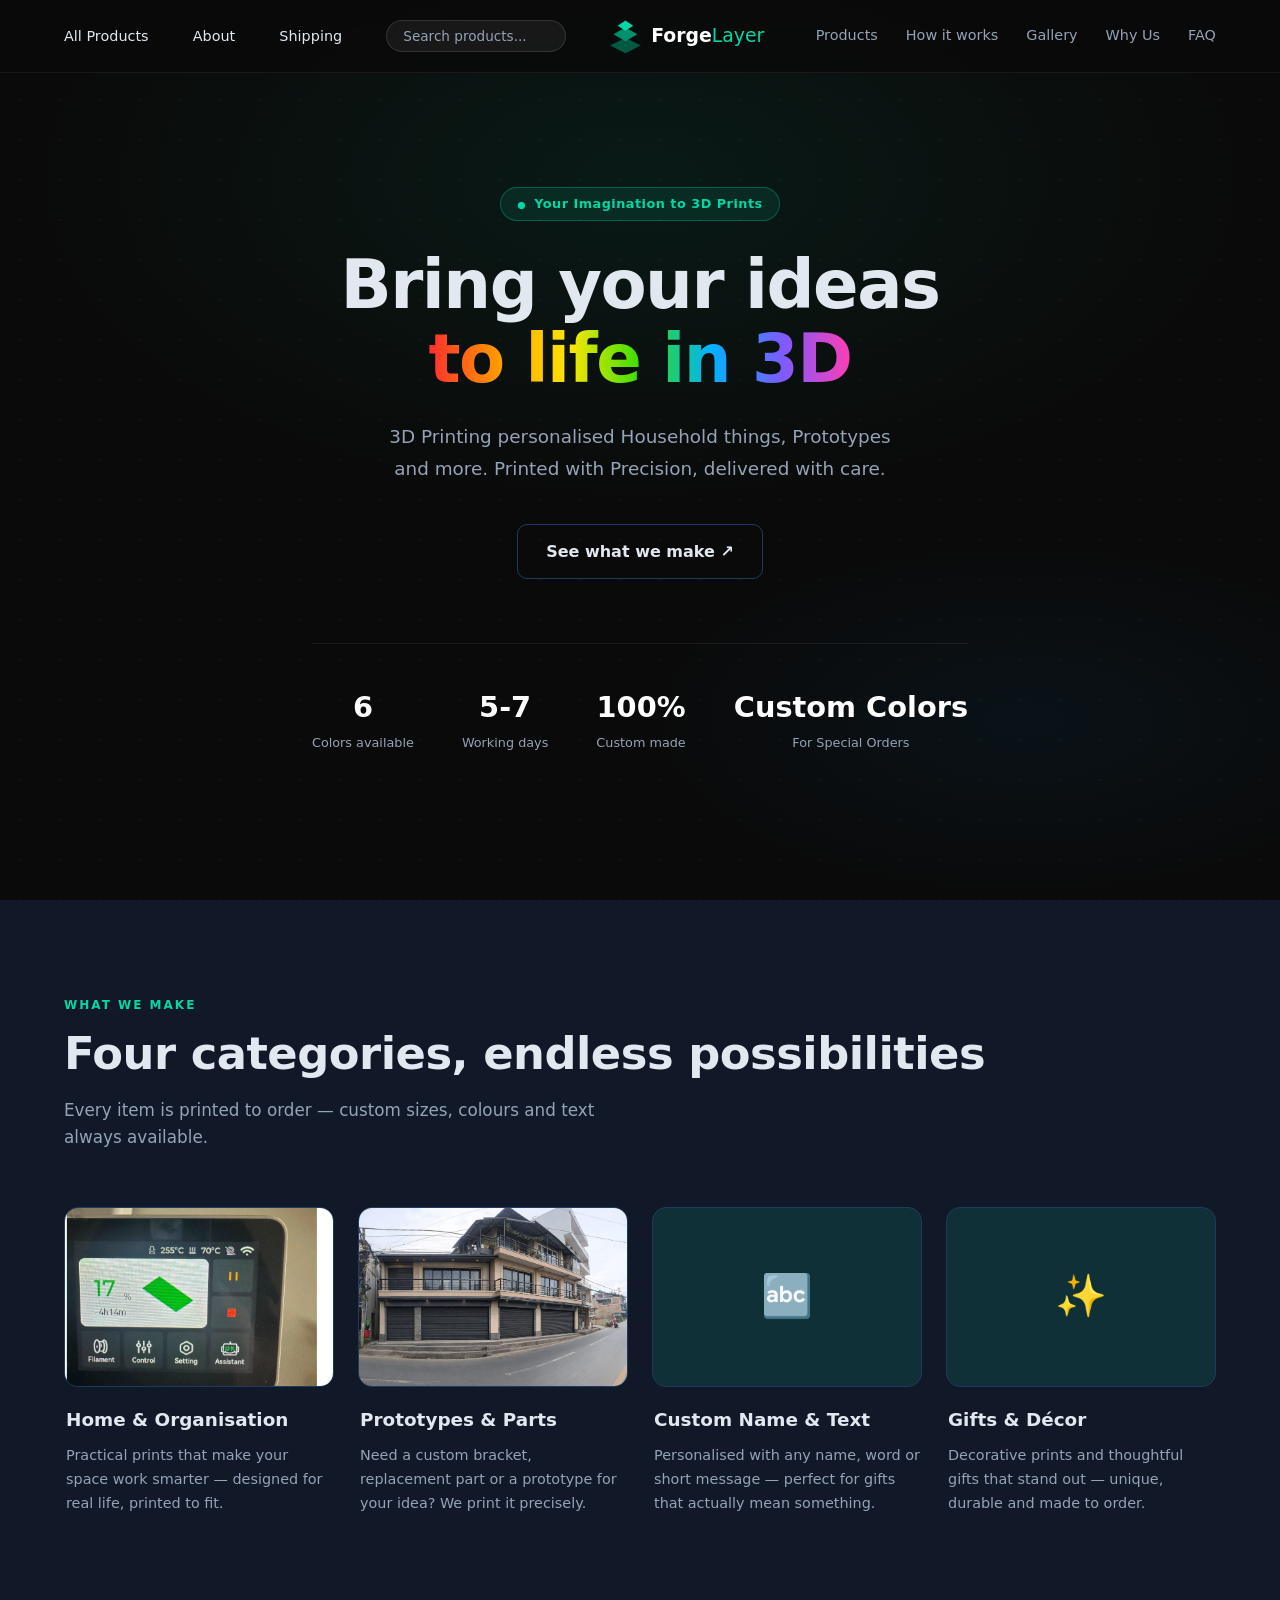
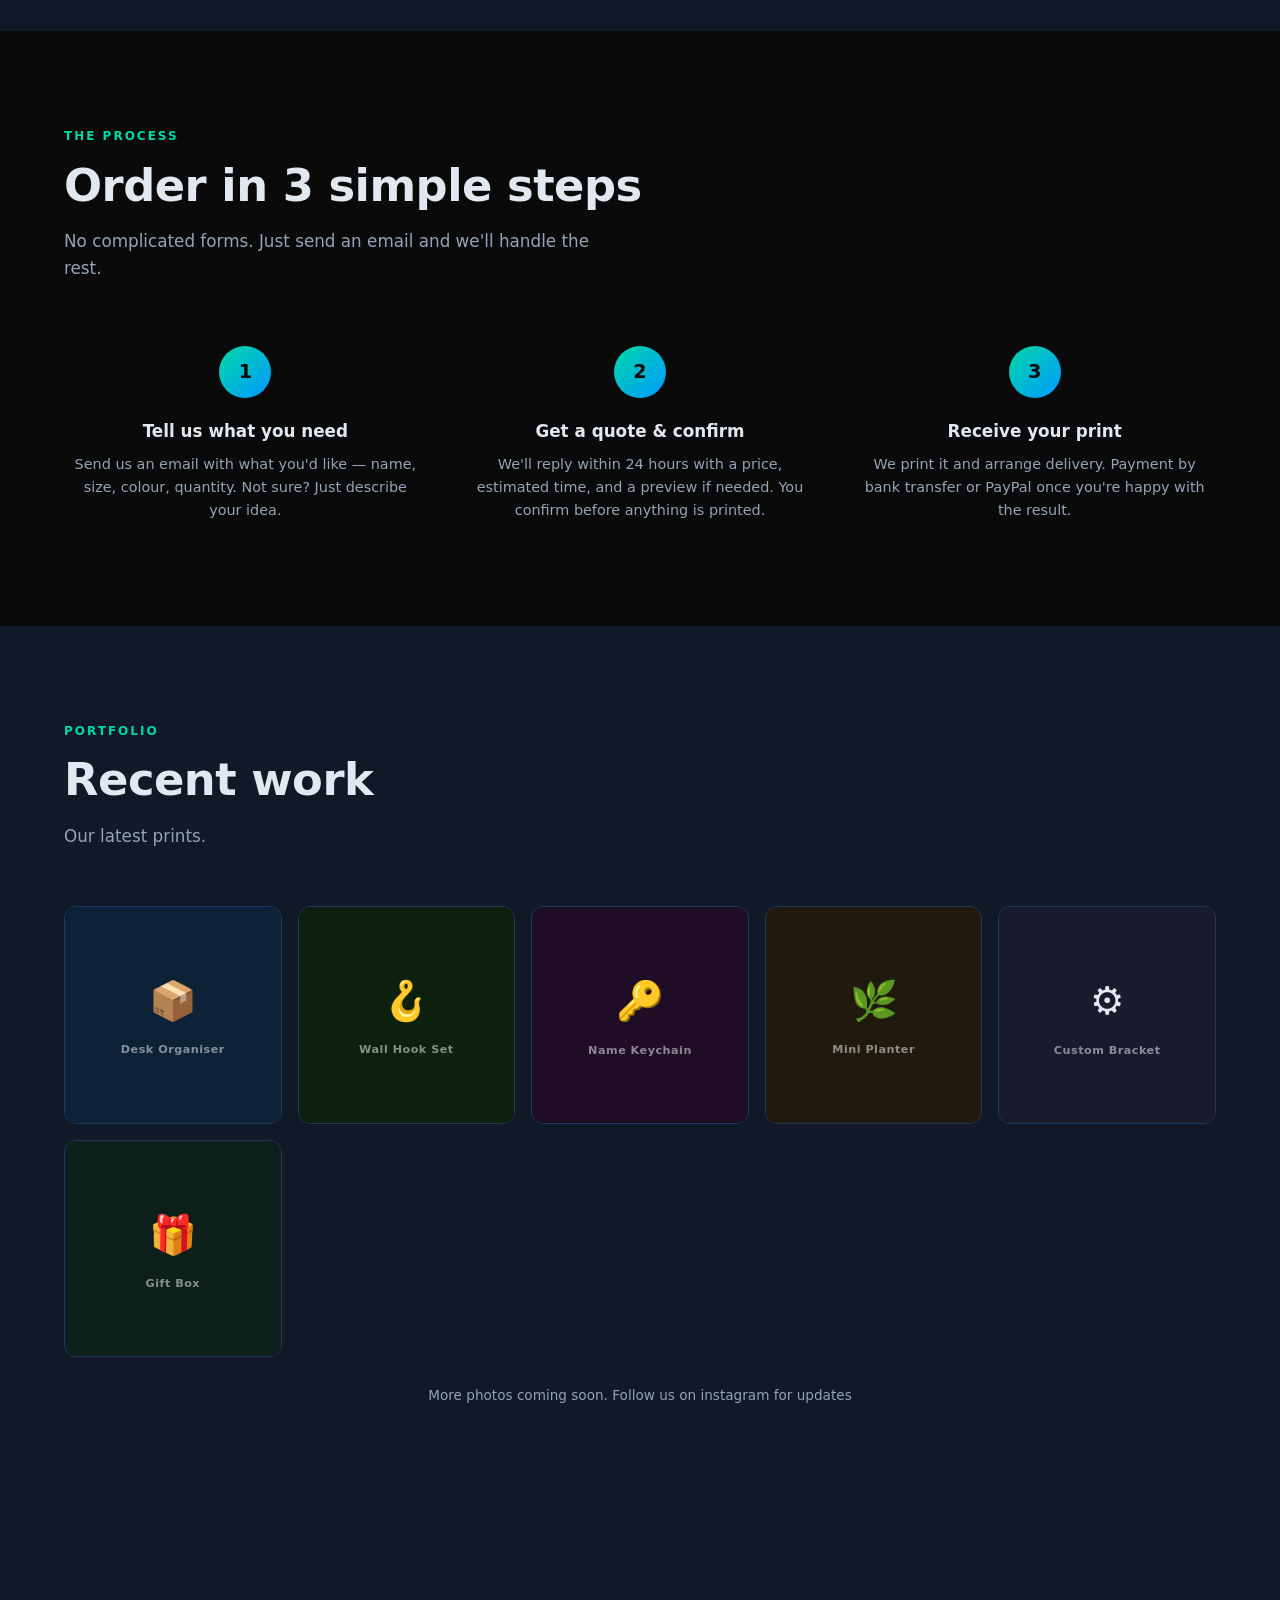
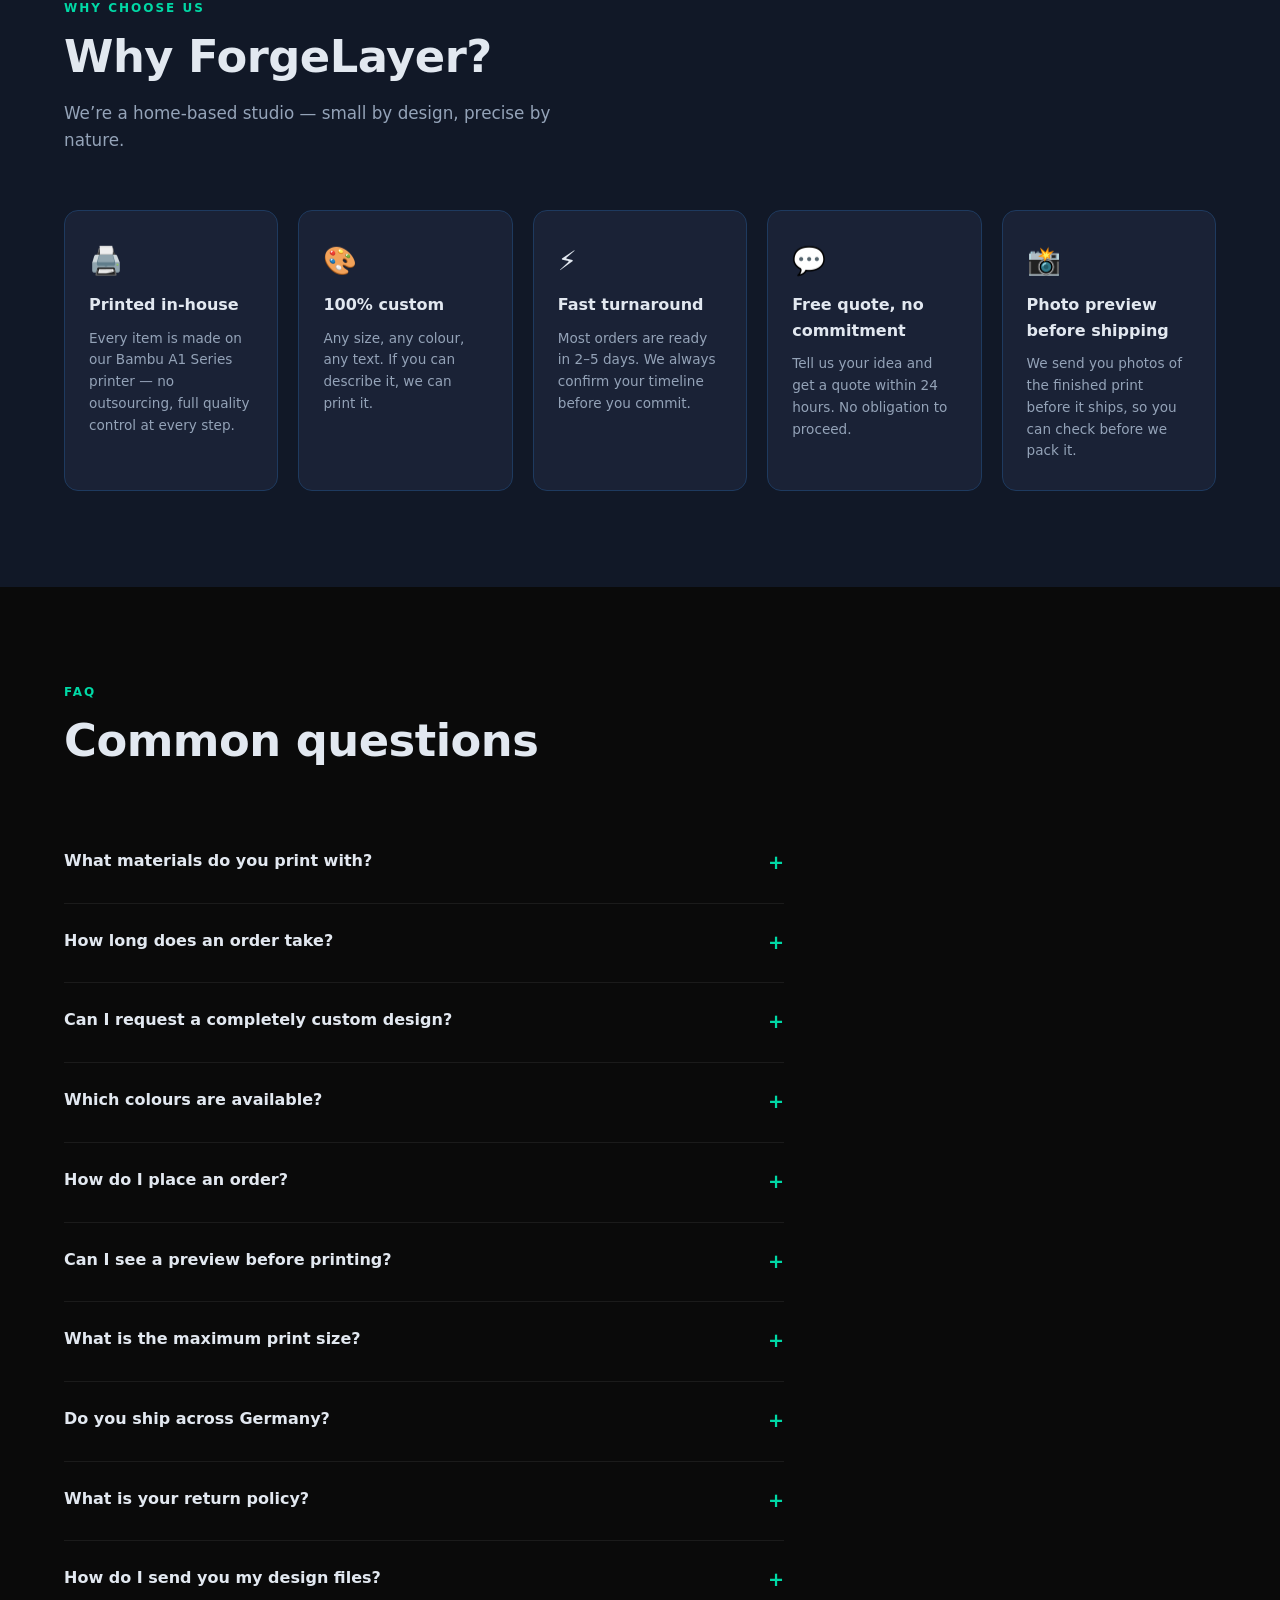
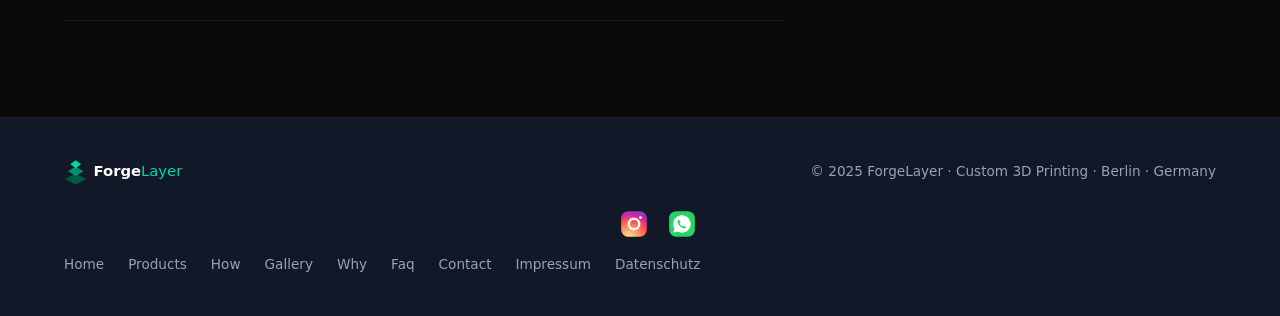
<file: index.html>
<!DOCTYPE html>
<html lang="en">
<head>
  <meta charset="UTF-8" />
  <meta name="viewport" content="width=device-width, initial-scale=1.0" />
  <title>ForgeLayer — Custom 3D Prints</title>
  <meta name="description" content="Custom 3D printing from home — personalised gifts, home organisers, prototypes and more." />
  <style>
    *, *::before, *::after { box-sizing: border-box; margin: 0; padding: 0; }
    :root {
      --black:   #0a0a0a;
      --dark:    #111827;
      --card:    #1a2236;
      --accent:  #00d9a6;
      --accent2: #0098ff;
      --text:    #e2e8f0;
      --muted:   #94a3b8;
      --border:  #1e3a5f;
      --white:   #ffffff;
      --radius:  14px;
    }
    html { scroll-behavior: smooth; }
    body { font-family: 'Segoe UI', system-ui, sans-serif; background: var(--black); color: var(--text); line-height: 1.6; }
    a { color: inherit; text-decoration: none; }

    /* Loading */
    #loader {
      position: fixed; inset: 0; background: var(--black);
      display: flex; align-items: center; justify-content: center;
      z-index: 999; transition: opacity 0.4s;
    }
    .loader-ring {
      width: 48px; height: 48px; border-radius: 50%;
      border: 3px solid rgba(0,217,166,0.15);
      border-top-color: var(--accent);
      animation: spin 0.8s linear infinite;
    }
    @keyframes spin { to { transform: rotate(360deg); } }

    /* Nav */
    nav {
      position: fixed; top: 0; left: 0; right: 0; z-index: 100;
      display: flex; align-items: center; justify-content: space-between;
      padding: 18px 5%;
      background: rgba(10,10,10,0.88);
      backdrop-filter: blur(12px);
      border-bottom: 1px solid rgba(255,255,255,0.06);
    }
    .logo { display: flex; align-items: center; text-decoration: none; }
    .nav-links { display: flex; gap: 28px; align-items: center; }
    .nav-links a { font-size: 0.9rem; color: var(--muted); transition: color 0.2s; }
    .nav-links a:hover { color: var(--white); }
    .nav-cta {
      background: var(--accent); color: var(--black) !important;
      padding: 8px 20px; border-radius: 8px; font-weight: 700; font-size: 0.85rem !important;
    }
    .hamburger { display: none; flex-direction: column; gap: 5px; cursor: pointer; }
    .hamburger span { width: 24px; height: 2px; background: var(--text); border-radius: 2px; }

    /* Shared section */
    section { padding: 96px 5%; }
    .section-label { font-size: 0.75rem; font-weight: 700; letter-spacing: 2px; text-transform: uppercase; color: var(--accent); margin-bottom: 12px; }
    h2 { font-size: clamp(1.8rem, 4vw, 2.8rem); font-weight: 800; letter-spacing: -0.5px; line-height: 1.2; margin-bottom: 16px; }
    .section-sub { color: var(--muted); font-size: 1.05rem; max-width: 540px; }
    .section-head { margin-bottom: 56px; }

    /* Hero */
    .hero {
      min-height: 100vh; display: flex; align-items: center; justify-content: center;
      text-align: center; padding: 120px 5% 80px;
      background: radial-gradient(ellipse 80% 60% at 50% 20%, rgba(0,217,166,0.08) 0%, transparent 60%),
                  radial-gradient(ellipse 60% 40% at 80% 80%, rgba(0,152,255,0.06) 0%, transparent 50%), var(--black);
      position: relative; overflow: hidden;
    }
    .hero::before {
      content: ''; position: absolute; inset: 0;
      background-image: radial-gradient(circle, rgba(255,255,255,0.03) 1px, transparent 1px);
      background-size: 40px 40px; pointer-events: none;
    }
    .hero-inner { max-width: 760px; position: relative; }
    .hero-badge {
      display: inline-flex; align-items: center; gap: 8px;
      background: rgba(0,217,166,0.1); border: 1px solid rgba(0,217,166,0.3);
      padding: 6px 16px; border-radius: 100px; font-size: 0.8rem; color: var(--accent);
      font-weight: 600; margin-bottom: 28px; letter-spacing: 0.5px;
    }
    .hero-badge::before { content: '\25CF'; font-size: 0.6rem; animation: pulse 2s infinite; }
    @keyframes pulse { 0%,100%{opacity:1} 50%{opacity:0.3} }
    h1 { font-size: clamp(2.4rem, 6vw, 4.2rem); font-weight: 900; line-height: 1.1; letter-spacing: -1.5px; margin-bottom: 24px; }
    h1 em { font-style: normal; background: linear-gradient(135deg, var(--accent), var(--accent2)); -webkit-background-clip: text; -webkit-text-fill-color: transparent; }
    .hero-sub { font-size: 1.15rem; color: var(--muted); max-width: 520px; margin: 0 auto 40px; line-height: 1.7; }
    .hero-btns { display: flex; gap: 14px; justify-content: center; flex-wrap: wrap; }
    .btn-primary {
      display: inline-flex; align-items: center; gap: 8px;
      background: var(--accent); color: var(--black); padding: 14px 32px; border-radius: 10px;
      font-weight: 800; font-size: 1rem; transition: transform 0.2s, box-shadow 0.2s;
      box-shadow: 0 0 32px rgba(0,217,166,0.25);
    }
    .btn-primary:hover { transform: translateY(-2px); box-shadow: 0 0 48px rgba(0,217,166,0.4); }
    .btn-secondary {
      display: inline-flex; align-items: center; gap: 8px;
      border: 1px solid var(--border); color: var(--text); padding: 14px 28px; border-radius: 10px;
      font-weight: 600; font-size: 1rem; transition: border-color 0.2s, background 0.2s;
    }
    .btn-secondary:hover { border-color: var(--accent); background: rgba(0,217,166,0.05); }
    .hero-stats { display: flex; justify-content: center; gap: 48px; margin-top: 64px; padding-top: 40px; border-top: 1px solid rgba(255,255,255,0.07); flex-wrap: wrap; }
    .stat-num { font-size: 1.8rem; font-weight: 800; color: var(--white); }
    .stat-label { font-size: 0.8rem; color: var(--muted); margin-top: 2px; }

    /* Products */
    #products { background: var(--dark); }
    .products-grid { display: grid; grid-template-columns: repeat(auto-fit, minmax(260px, 1fr)); gap: 24px; }
    .product-card {
      background: transparent; border: none; padding: 0;
      transition: transform 0.25s; position: relative;
    }
    .product-card:hover { transform: translateY(-6px); }
    .card-photo-box {
      width: 100%; border-radius: var(--radius); overflow: hidden; position: relative;
      margin-bottom: 18px; background: var(--card); border: 1px solid var(--border);
      display: flex; align-items: center; justify-content: center;
      transition: border-color 0.25s, box-shadow 0.25s;
    }
    .product-card:hover .card-photo-box { border-color: var(--accent); box-shadow: 0 12px 40px rgba(0,217,166,0.1); }
    .card-photo-box .slide-img { position: absolute; inset: 0; width: 100%; height: 100%; object-fit: cover; opacity: 0; transition: opacity 1.2s ease; }
    .card-photo-box .slide-img.active { opacity: 1; }
    .card-icon-big { font-size: 2.6rem; }
    .card-photo-box.green  { background: rgba(0,217,166,0.12); }
    .card-photo-box.blue   { background: rgba(0,152,255,0.12); }
    .card-photo-box.purple { background: rgba(139,92,246,0.12); }
    .card-photo-box.orange { background: rgba(251,146,60,0.12); }
    .card-text { padding: 0 2px; }
    .card-text h3 { font-size: 1.15rem; font-weight: 700; margin-bottom: 10px; }
    .card-text p  { font-size: 0.9rem; color: var(--muted); line-height: 1.65; margin-bottom: 20px; }
    .card-examples { display: flex; flex-wrap: wrap; gap: 6px; }
    .tag { font-size: 0.75rem; padding: 3px 10px; border-radius: 100px; background: rgba(255,255,255,0.06); color: var(--muted); border: 1px solid rgba(255,255,255,0.08); }
    .card-price { margin-top: 20px; padding-top: 16px; border-top: 1px solid rgba(255,255,255,0.07); font-size: 0.85rem; color: var(--accent); font-weight: 600; }

    /* How it works */
    #how { background: var(--black); }
    .steps { display: grid; grid-template-columns: repeat(auto-fit, minmax(220px, 1fr)); gap: 32px; }
    .step { text-align: center; padding: 8px; }
    .step-num {
      width: 52px; height: 52px; border-radius: 50%;
      background: linear-gradient(135deg, var(--accent), var(--accent2));
      display: flex; align-items: center; justify-content: center;
      font-size: 1.2rem; font-weight: 900; color: var(--black); margin: 0 auto 20px;
    }
    .step h3 { font-size: 1.05rem; font-weight: 700; margin-bottom: 8px; }
    .step p { font-size: 0.9rem; color: var(--muted); }

    /* Gallery */
    #gallery { background: var(--dark); }
    .gallery-grid { display: grid; grid-template-columns: repeat(auto-fill, minmax(200px, 1fr)); gap: 16px; }
    .gallery-item {
      aspect-ratio: 1; border-radius: 12px; overflow: hidden; position: relative;
      border: 1px solid var(--border); cursor: pointer; transition: transform 0.25s;
    }
    .gallery-item:hover { transform: scale(1.03); }
    .gallery-placeholder {
      width: 100%; height: 100%; display: flex; flex-direction: column;
      align-items: center; justify-content: center; gap: 10px; font-size: 2.4rem;
    }
    .gallery-item img { width: 100%; height: 100%; object-fit: cover; }
    .gallery-label { font-size: 0.7rem; color: rgba(255,255,255,0.5); font-weight: 600; letter-spacing: 0.5px; text-align: center; }
    .gallery-note { text-align: center; margin-top: 28px; font-size: 0.85rem; color: var(--muted); }

    /* Pricing */
    #pricing { background: var(--black); }
    .pricing-table { width: 100%; border-collapse: collapse; border-radius: var(--radius); overflow: hidden; }
    .pricing-table th { background: var(--card); padding: 16px 20px; text-align: left; font-size: 0.8rem; text-transform: uppercase; letter-spacing: 1px; color: var(--muted); border-bottom: 1px solid var(--border); }
    .pricing-table td { padding: 16px 20px; border-bottom: 1px solid rgba(255,255,255,0.05); font-size: 0.95rem; }
    .pricing-table tr:last-child td { border-bottom: none; }
    .pricing-table tr:nth-child(even) td { background: rgba(255,255,255,0.02); }
    .pricing-table tr:hover td { background: rgba(0,217,166,0.04); }
    .price-from { color: var(--accent); font-weight: 700; }
    .pricing-note { margin-top: 20px; font-size: 0.85rem; color: var(--muted); padding: 16px 20px; background: var(--card); border-radius: 10px; border-left: 3px solid var(--accent); }

    /* Order */
    #order {
      background: radial-gradient(ellipse 70% 60% at 50% 50%, rgba(0,217,166,0.07) 0%, transparent 70%), var(--dark);
      text-align: center;
    }
    #order h2 { margin-bottom: 16px; }
    #order .section-sub { margin: 0 auto 40px; }
    .order-steps { display: flex; justify-content: center; flex-wrap: wrap; gap: 16px; margin-bottom: 40px; }
    .order-step-pill {
      background: var(--card); border: 1px solid var(--border); border-radius: 100px;
      padding: 10px 22px; font-size: 0.9rem; display: flex; align-items: center; gap: 10px;
    }
    .pill-num { width: 22px; height: 22px; border-radius: 50%; background: var(--accent); color: var(--black); font-size: 0.7rem; font-weight: 800; display: flex; align-items: center; justify-content: center; }
    .btn-order {
      display: inline-flex; align-items: center; gap: 10px;
      background: var(--accent); color: var(--black); padding: 18px 48px; border-radius: 12px;
      font-weight: 900; font-size: 1.1rem; box-shadow: 0 0 48px rgba(0,217,166,0.3);
      transition: transform 0.2s, box-shadow 0.2s; cursor: pointer; border: none; text-decoration: none;
    }
    .btn-order:hover { transform: translateY(-3px); box-shadow: 0 0 64px rgba(0,217,166,0.5); }
    .order-sub { margin-top: 16px; font-size: 0.85rem; color: var(--muted); }

    /* FAQ */
    #faq { background: var(--black); }
    .faq-list { max-width: 720px; }
    .faq-item { border-bottom: 1px solid rgba(255,255,255,0.07); padding: 24px 0; }
    .faq-q { font-weight: 700; margin-bottom: 0; display: flex; justify-content: space-between; align-items: flex-start; gap: 16px; cursor: pointer; }
    .faq-icon { color: var(--accent); font-size: 1.2rem; flex-shrink: 0; }
    .faq-a { color: var(--muted); font-size: 0.95rem; line-height: 1.7; margin-top: 12px; display: none; }

    /* Footer */
    footer {
      background: var(--dark); border-top: 1px solid rgba(255,255,255,0.06);
      padding: 40px 5%; display: flex; justify-content: space-between; align-items: center; flex-wrap: wrap; gap: 20px;
    }
    .footer-logo { display: flex; align-items: center; }
    footer p { font-size: 0.85rem; color: var(--muted); }
    .footer-links { display: flex; gap: 24px; }
    .footer-links a { font-size: 0.85rem; color: var(--muted); transition: color 0.2s; }
    .footer-links a:hover { color: var(--accent); }

    @media (max-width: 700px) {
      .nav-links { display: none; flex-direction: column; gap: 20px; }
      .nav-links.open { display: flex; position: absolute; top: 100%; left: 0; right: 0; background: var(--dark); padding: 28px 5%; border-bottom: 1px solid var(--border); }
      .hamburger { display: flex; }
      .hero-stats { gap: 28px; }
      footer { flex-direction: column; text-align: center; }
      .footer-links { justify-content: center; }
      .footer-right { align-items: center; }
      .nav-search { display: none; }
    }

    /* Nav search box */
    .nav-search {
      display: flex; align-items: center;
      background: rgba(255,255,255,0.06); border: 1px solid rgba(255,255,255,0.12);
      border-radius: 20px; padding: 7px 16px; gap: 8px; margin-left: 8px;
    }
    .nav-search input {
      background: none; border: none; outline: none;
      color: var(--text); font-size: 0.85rem; width: 180px; font-family: inherit;
    }
    .nav-search input::placeholder { color: var(--muted); }

    /* Sizes on product cards */
    .card-sizes { margin-top: 14px; padding-top: 13px; border-top: 1px solid rgba(255,255,255,0.07); }
    .sizes-label { font-size: 0.72rem; color: var(--muted); font-weight: 700; text-transform: uppercase; letter-spacing: 0.6px; margin-bottom: 7px; }
    .size-options { display: flex; flex-wrap: wrap; gap: 5px; }
    .size-tag { font-size: 0.78rem; padding: 3px 10px; border-radius: 100px; background: rgba(0,217,166,0.1); color: var(--accent); border: 1px solid rgba(0,217,166,0.25); }

    /* Why ForgeLayer */
    #why { background: var(--dark); }
    .why-grid { display: grid; grid-template-columns: repeat(auto-fit, minmax(200px, 1fr)); gap: 20px; }
    .why-card {
      background: var(--card); border: 1px solid var(--border); border-radius: var(--radius);
      padding: 28px 24px; display: flex; flex-direction: column; gap: 10px;
    }
    .why-icon { font-size: 1.7rem; }
    .why-card h3 { font-size: 1rem; font-weight: 700; }
    .why-card p { font-size: 0.85rem; color: var(--muted); line-height: 1.6; }

    /* Social links in footer */
    .footer-right { display: flex; flex-direction: column; align-items: flex-end; gap: 12px; }
    .footer-social { display: flex; gap: 12px; align-items: center; }
    .social-link { display: flex; align-items: center; justify-content: center; width: 36px; height: 36px; border-radius: 10px; transition: opacity 0.2s; overflow: hidden; }
    .social-link:hover { opacity: 0.8; }
  </style>
</head>
<body>

<div id="loader"><div class="loader-ring"></div></div>

<nav id="navbar">
  <a href="#home" class="logo">
    <svg height="36" viewBox="0 0 188 42" xmlns="http://www.w3.org/2000/svg" aria-label="ForgeLayer">
      <!-- Render bottom→top so bright layer sits visually on top -->
      <polygon points="18,23 36,32 18,41 0,32"  fill="#005a42"/>
      <polygon points="18,11 32,19 18,27 4,19"  fill="#00906a"/>
      <polygon points="18,3 27,9 18,15 9,9"     fill="#00d9a6"/>
      <text x="48" y="28" font-family="'Segoe UI',system-ui,sans-serif" font-size="22" font-weight="900" fill="#ffffff">Forge<tspan fill="#00d9a6" font-weight="300">Layer</tspan></text>
    </svg>
  </a>
  <div class="nav-links" id="navLinks"></div>
  <div class="hamburger" id="hamburger"><span></span><span></span><span></span></div>
</nav>

<div id="page-content"></div>
<footer id="site-footer"></footer>

<script>
// ─── Default content (fallback for local file:// preview) ───────────────────
const DEFAULT = {"site":{"name":"ForgeLayer","email":"orders@forgelayer.online","footer_text":"© 2025 ForgeLayer · Custom 3D Printing · Germany"},"hero":{"enabled":true,"badge":"Your Imagination to 3D Prints","headline":"Bring your ideas","headline_highlight":"to life in 3D","subtext":"3D Printing personalised Household things, Prototypes and more. Printed with Precision, delivered with care.","cta_primary":"Place an Order","cta_secondary":"See what we make","stats":[{"number":"6+","label":"Colors available"},{"number":"5–7","label":"Working days"},{"number":"100%","label":"Custom made"}]},"products":{"enabled":true,"label":"What we make","title":"Four categories, endless possibilities","subtitle":"Every item is printed to order — custom sizes, colours and text always available.","items":[{"icon":"🏠","icon_style":"green","title":"Home & Organisation","description":"Practical prints that make your space work smarter — designed for real life, printed to fit.","tags":["Cable holders","Wall hooks","Drawer inserts","Phone stands","Spice racks","Desk organisers"],"price_from":"From €4","turnaround":"2–4 days"},{"icon":"⚙️","icon_style":"blue","title":"Prototypes & Parts","description":"Need a custom bracket, replacement part or a prototype for your idea? We print it precisely.","tags":["Replacement parts","Brackets","Enclosures","Jigs & fixtures","Product prototypes"],"price_from":"From €8","turnaround":"3–5 days"},{"icon":"🔤","icon_style":"purple","title":"Custom Name & Text","description":"Personalised with any name, word or short message — perfect for gifts that actually mean something.","tags":["Name signs","Keychains","Desk nameplates","Wedding décor","Baby gifts"],"price_from":"From €5","turnaround":"2–3 days"},{"icon":"✨","icon_style":"orange","title":"Gifts & Décor","description":"Decorative prints and thoughtful gifts that stand out — unique, durable and made to order.","tags":["Planters","Vases","Wall art","Figurines","Holiday décor","Lamp shades"],"price_from":"From €6","turnaround":"3–5 days"}]},"how":{"enabled":true,"label":"The process","title":"Order in 3 simple steps","subtitle":"No complicated forms. Just send an email and we'll handle the rest.","steps":[{"title":"Tell us what you need","description":"Click the order button and send us an email with what you'd like — name, size, colour, quantity. Not sure? Just describe your idea."},{"title":"Get a quote & confirm","description":"We'll reply within 24 hours with a price, estimated time, and a preview if needed. You confirm before anything is printed."},{"title":"Receive your print","description":"We print it and arrange delivery or pickup. Payment by bank transfer or PayPal once you're happy with the result."}]},"gallery":{"enabled":true,"label":"Portfolio","title":"Recent work","subtitle":"Our latest prints — add your own photos here once you have them.","note":"📸 More photos coming soon — follow us for updates","items":[{"emoji":"📦","label":"Desk Organiser","bg":"#0d2137"},{"emoji":"🪝","label":"Wall Hook Set","bg":"#0d1f0d"},{"emoji":"🔑","label":"Name Keychain","bg":"#1f0d25"},{"emoji":"🌿","label":"Mini Planter","bg":"#1f1a0d"},{"emoji":"⚙️","label":"Custom Bracket","bg":"#1a1a2e"},{"emoji":"🎁","label":"Gift Box","bg":"#0d1f1a"}]},"pricing":{"enabled":false,"label":"Pricing guide","title":"Transparent, fair pricing","subtitle":"Every order is quoted individually — here's a rough guide. Final price depends on size, complexity, and material.","note":"💡 Not sure about the price? Just email us — quotes are free, fast and come with no obligation.","rows":[{"item_type":"Small home item","example":"Cable clip, hook, stand","price":"€4","turnaround":"1–2 days"},{"item_type":"Custom name print","example":"Keychain, nameplate","price":"€5","turnaround":"2–3 days"},{"item_type":"Decorative / gift","example":"Vase, planter, wall art","price":"€6","turnaround":"3–5 days"},{"item_type":"Functional part","example":"Bracket, enclosure, jig","price":"€8","turnaround":"3–5 days"},{"item_type":"Prototype / complex","example":"Multi-part assemblies","price":"€15+","turnaround":"5–7 days"},{"item_type":"Bulk order (10+)","example":"Gifts, event items","price":"Discounted","turnaround":"Quote on request"}]},"order":{"enabled":true,"label":"Ready to order?","email":"orders@forgelayer.online","title":"Let's make something","subtitle":"Send us an email with your idea — no need to have all the details figured out. We'll help you get there.","button_text":"Email us your order","sub_text":"We reply within 24 hours · No upfront payment · Free quote","steps":[{"text":"Describe your idea"},{"text":"Pick colour & size"},{"text":"We send a quote"},{"text":"Confirm & we print"}]},"faq":{"enabled":true,"label":"FAQ","title":"Common questions","items":[{"q":"What materials do you print with?","a":"Primarily PLA and PETG — durable, food-safe options available on request. PLA is great for most decorative and functional items. PETG is tougher and heat-resistant."},{"q":"Can I request a custom design I found online?","a":"Yes — send us a link or the file. We work with STL, 3MF and STEP files. If you have a sketch or photo, we can often model something simple for a small design fee."},{"q":"How do I pay?","a":"Bank transfer (Überweisung) or PayPal. Payment is due after you've seen the final item — we don't ask for money upfront unless it's a large bulk order."},{"q":"Do you ship?","a":"Yes, we ship within Germany via DHL. Shipping cost is added to the order. Local pickup is also available."},{"q":"How long does it take?","a":"Most small items are ready in 2–3 days. Larger or more complex prints take 4–7 days. We'll always confirm the timeline before you commit."},{"q":"What if I'm not happy with the result?","a":"We'll reprint or refund. Quality matters to us — we send photos before shipping so you can check before we pack it."}]}};

// ─── Load content ────────────────────────────────────────────────────────────
async function loadContent() {
  try {
    const r = await fetch('content.json?t=' + Date.now(), { cache: 'no-store' });
    if (r.ok) return await r.json();
  } catch(e) {}
  return DEFAULT;
}

// ─── Render helpers ──────────────────────────────────────────────────────────
const esc = s => String(s).replace(/&/g,'&amp;').replace(/</g,'&lt;').replace(/>/g,'&gt;');

function mailtoLink(email, siteName) {
  const sub = encodeURIComponent(`3D Print Order Enquiry`);
  const body = encodeURIComponent(`Hi ${siteName},\n\nI'd like to order:\n\nItem / Idea: \nColour: \nSize / Quantity: \nDeadline (if any): \nAdditional notes: \n\nThanks!`);
  return `mailto:${email}?subject=${sub}&body=${body}`;
}

// ─── Section renderers ───────────────────────────────────────────────────────
function renderHero(d, site) {
  const stats = (d.stats || []).filter(s => !s.hidden).map(s => `
    <div>${s.number_hidden?'':`<div class="stat-num">${esc(s.number)}</div>`}${s.label_hidden?'':`<div class="stat-label">${esc(s.label)}</div>`}</div>
  `).join('');
  return `
  <section class="hero" id="home">
    <div class="hero-inner">
      ${d.badge_hidden?'':`<div class="hero-badge"${d.badge_color?` style="color:${esc(d.badge_color)};border-color:${esc(d.badge_color)}"`:``}>${esc(d.badge)}</div>`}
      <h1${d.headline_color?` style="color:${esc(d.headline_color)}"`:``}>${d.headline_hidden?'':esc(d.headline)}${(!d.headline_hidden&&!d.headline_highlight_hidden)?'<br/>':''}${d.headline_highlight_hidden?'':`<em${(function(s){var g={rainbow:'linear-gradient(90deg,#ff2d2d,#ff9a00,#ffe600,#38e000,#00b3ff,#7a5cff,#ff3db4)',sunset:'linear-gradient(90deg,#ff512f,#f09819,#ff2d95)',ocean:'linear-gradient(90deg,#00c6ff,#0072ff,#00e0c6)',purple:'linear-gradient(90deg,#a25bff,#ff5bd8)',gold:'linear-gradient(90deg,#f7971e,#ffd200)'};if(s&&g[s])return ' style="background:'+g[s]+';-webkit-background-clip:text;background-clip:text;-webkit-text-fill-color:transparent;color:transparent"';if(s==='custom'&&d.hl_color)return ' style="background:none;-webkit-text-fill-color:'+esc(d.hl_color)+';color:'+esc(d.hl_color)+'"';return '';})(d.hl_style)}>${esc(d.headline_highlight)}</em>`}</h1>
      ${d.subtext_hidden?'':`<p class="hero-sub">${esc(d.subtext)}</p>`}
      <div class="hero-btns">
        ${d.cta_secondary_hidden?'':`<a href="#products" class="btn-secondary">${esc(d.cta_secondary)} ↗</a>`}
      </div>
      ${stats ? `<div class="hero-stats">${stats}</div>` : ''}
    </div>
  </section>`;
}

function renderProducts(d) {
  const cards = (d.items || []).filter(item => !item.hidden).map(item => {
    const sizesHtml = (item.sizes_enabled && item.sizes && item.sizes.length > 0)
      ? `<div class="card-sizes"><div class="sizes-label">Available sizes</div><div class="size-options">${item.sizes.map(s=>`<span class="size-tag">${esc(s)}</span>`).join('')}</div></div>`
      : '';
    const isImg = /^(\/|https?:|data:)/.test(item.icon||"") || /\.(png|jpe?g|webp|gif|svg)(\?|$)/i.test(item.icon||"");
    const images = (item.images && item.images.length) ? item.images : (isImg ? [item.icon] : []);
    const boxHeight = ({s:140,m:180,l:220,xl:280})[item.img_size] || 180;
    let photoBox = '';
    if (!item.icon_hidden) {
      if (images.length) {
        const slides = images.map((src,i)=>`<img class="slide-img${i===0?' active':''}" src="${esc(src)}" alt="">`).join('');
        photoBox = `<div class="card-photo-box" style="height:${boxHeight}px" data-slideshow="${images.length>1?'1':'0'}">${slides}</div>`;
      } else {
        photoBox = `<div class="card-photo-box ${esc(item.icon_style||'green')}" style="height:${boxHeight}px"><span class="card-icon-big">${esc(item.icon)}</span></div>`;
      }
    }
    return `
    <div class="product-card">
      ${photoBox}
      <div class="card-text">
        ${item.title_hidden?'':`<h3>${esc(item.title||item.name||'')}</h3>`}${(item.sku&&!item.sku_hidden)?`<div style="font-size:0.72rem;color:var(--muted);letter-spacing:0.5px;margin-top:3px;opacity:0.85">SKU: ${esc(item.sku)}</div>`:``}
        ${item.description_hidden?'':`<p>${esc(item.description)}</p>`}
        ${item.tags_hidden?'':`<div class="card-examples">${(item.tags||[]).map(t=>`<span class="tag">${esc(t)}</span>`).join('')}</div>`}
        ${sizesHtml}
        ${(item.price_from&&!item.price_from_hidden)?`<div class="card-price">${esc(item.price_from)}${(item.turnaround&&!item.turnaround_hidden)?` \u00B7 Turnaround ${esc(item.turnaround)}`:``}</div>`:``}
      </div>
    </div>`; }).join('');
  return `
  <section id="products">
    <div class="section-head">
      ${d.label_hidden?'':`<div class="section-label">${esc(d.label)}</div>`}
      ${d.title_hidden?'':`<h2>${esc(d.title)}</h2>`}
      ${d.subtitle_hidden?'':`<p class="section-sub">${esc(d.subtitle)}</p>`}
    </div>
    <div class="products-grid">${cards}</div>
  </section>`;
}
function initSlideshows() {
  document.querySelectorAll('.card-photo-box[data-slideshow="1"]').forEach(box => {
    const imgs = box.querySelectorAll('.slide-img');
    if (imgs.length < 2) return;
    let idx = 0;
    setInterval(() => {
      imgs[idx].classList.remove('active');
      idx = (idx + 1) % imgs.length;
      imgs[idx].classList.add('active');
    }, 3500);
  });
}

function renderHow(d) {
  const steps = (d.steps || []).filter(s => !s.hidden).map((s, i) => `
    <div class="step">
      <div class="step-num">${i + 1}</div>
      ${s.title_hidden?'':`<h3>${esc(s.title)}</h3>`}
      ${s.description_hidden?'':`<p>${esc(s.description)}</p>`}
    </div>`).join('');
  return `
  <section id="how">
    <div class="section-head">
      ${d.label_hidden?'':`<div class="section-label">${esc(d.label)}</div>`}
      ${d.title_hidden?'':`<h2>${esc(d.title)}</h2>`}
      ${d.subtitle_hidden?'':`<p class="section-sub">${esc(d.subtitle)}</p>`}
    </div>
    <div class="steps">${steps}</div>
  </section>`;
}

function renderGallery(d) {
  const items = (d.items || []).filter(item => !item.hidden).map(item => {
    const inner = item.image
      ? `<img src="${esc(item.image)}" alt="${esc(item.label)}" loading="lazy" style="object-fit:${esc(item.img_fit||'cover')};object-position:${esc(item.img_pos||'center')};transform:rotate(${esc(item.img_rot||'0')}deg)" />`
      : `<div class="gallery-placeholder" style="background:${esc(item.bg||'#111')}">${item.emoji_hidden?'':(item.emoji||'🖨️')}${item.label_hidden?'':`<span class="gallery-label">${esc(item.label)}</span>`}</div>`;
    return `<div class="gallery-item">${inner}</div>`;
  }).join('');
  return `
  <section id="gallery">
    <div class="section-head">
      ${d.label_hidden?'':`<div class="section-label">${esc(d.label)}</div>`}
      ${d.title_hidden?'':`<h2>${esc(d.title)}</h2>`}
      ${d.subtitle_hidden?'':`<p class="section-sub">${esc(d.subtitle)}</p>`}
    </div>
    <div class="gallery-grid">${items}</div>
    ${(d.note&&!d.note_hidden) ? `<p class="gallery-note">${esc(d.note)}</p>` : ''}
  </section>`;
}

function renderPricing(d) {
  const rows = (d.rows || []).map(r => `
    <tr>
      <td>${esc(r.item_type)}</td>
      <td>${esc(r.example)}</td>
      <td class="price-from">${esc(r.price)}</td>
      <td>${esc(r.turnaround)}</td>
    </tr>`).join('');
  return `
  <section id="pricing">
    <div class="section-head">
      <div class="section-label">${esc(d.label)}</div>
      <h2>${esc(d.title)}</h2>
      <p class="section-sub">${esc(d.subtitle)}</p>
    </div>
    <table class="pricing-table">
      <thead><tr><th>Item type</th><th>Example</th><th>From</th><th>Turnaround</th></tr></thead>
      <tbody>${rows}</tbody>
    </table>
    ${d.note ? `<div class="pricing-note">${esc(d.note)}</div>` : ''}
  </section>`;
}

function renderOrder(d, site) {
  const pills = (d.steps || []).map((s, i) => `
    <div class="order-step-pill"><span class="pill-num">${i+1}</span>${esc(s.text)}</div>`).join('');
  return `
  <section id="order">
    ${d.label_hidden?'':`<div class="section-label">${esc(d.label)}</div>`}
    ${d.title_hidden?'':`<h2>${esc(d.title)}</h2>`}
    ${d.subtitle_hidden?'':`<p class="section-sub">${esc(d.subtitle)}</p>`}
    <div class="order-steps">${pills}</div>
    ${(d.button_text_hidden||site.email_hidden)?'':`<a class="btn-order" href="${mailtoLink(site.email, site.name)}">✉ ${esc(d.button_text)}</a>`}
    ${d.sub_text_hidden?'':`<p class="order-sub">${esc(d.sub_text)}</p>`}
  </section>`;
}

function renderWhy() {
  const features = [
    { icon: '🖨️', title: 'Printed in-house', desc: 'Every item is made on our Bambu A1 Series printer — no outsourcing, full quality control at every step.' },
    { icon: '🎨', title: '100% custom', desc: 'Any size, any colour, any text. If you can describe it, we can print it.' },
    { icon: '⚡', title: 'Fast turnaround', desc: 'Most orders are ready in 2–5 days. We always confirm your timeline before you commit.' },
    { icon: '💬', title: 'Free quote, no commitment', desc: 'Tell us your idea and get a quote within 24 hours. No obligation to proceed.' },
    { icon: '📸', title: 'Photo preview before shipping', desc: 'We send you photos of the finished print before it ships, so you can check before we pack it.' },
  ];
  const cards = features.map(f => `
    <div class="why-card">
      <div class="why-icon">${f.icon}</div>
      <h3>${f.title}</h3>
      <p>${f.desc}</p>
    </div>`).join('');
  return `
  <section id="why">
    <div class="section-head">
      <div class="section-label">Why choose us</div>
      <h2>Why ForgeLayer?</h2>
      <p class="section-sub">We’re a home-based studio — small by design, precise by nature.</p>
    </div>
    <div class="why-grid">${cards}</div>
  </section>`;
}

function renderFAQ(d) {
  const items = (d.items || []).filter(item => !item.hidden).map(item => `
    <div class="faq-item">
      ${item.q_hidden?'':`<div class="faq-q">${esc(item.q)} <span class="faq-icon">+</span></div>`}
      ${item.a_hidden?'':`<div class="faq-a">${esc(item.a)}</div>`}
    </div>`).join('');
  return `
  <section id="faq">
    <div class="section-head">
      ${d.label_hidden?'':`<div class="section-label">${esc(d.label)}</div>`}
      ${d.title_hidden?'':`<h2>${esc(d.title)}</h2>`}
    </div>
    <div class="faq-list">${items}</div>
  </section>`;
}

function renderFooter(site, enabledSections) {
  const links = enabledSections.filter(Boolean).map(id =>
    `<a href="#${id}" onclick="event.preventDefault();window.flGoToHomeSection('${id}')">${id.charAt(0).toUpperCase()+id.slice(1)}</a>`).join('');
  const legalLinks = `<a href="#impressum" onclick="event.preventDefault();window.flShowImpressum()">Impressum</a><a href="#datenschutz" onclick="event.preventDefault();window.flShowPrivacy()">Datenschutz</a>`;
  const footerLogo = `<svg height="28" viewBox="0 0 160 36" xmlns="http://www.w3.org/2000/svg" aria-label="ForgeLayer">
    <polygon points="15,20 29,27 15,34 1,27"  fill="#005a42"/>
    <polygon points="15,11 25,17 15,23 5,17"  fill="#00906a"/>
    <polygon points="15,3 22,8 15,13 8,8"     fill="#00d9a6"/>
    <text x="38" y="23" font-family="'Segoe UI',system-ui,sans-serif" font-size="19" font-weight="900" fill="#ffffff">Forge<tspan fill="#00d9a6" font-weight="300">Layer</tspan></text>
  </svg>`;
  const igSvg = `<svg width="28" height="28" viewBox="0 0 24 24" xmlns="http://www.w3.org/2000/svg"><defs><radialGradient id="ig-g" cx="30%" cy="108%" r="155%"><stop offset="0%" stop-color="#fdf497"/><stop offset="45%" stop-color="#fd5949"/><stop offset="60%" stop-color="#d6249f"/><stop offset="90%" stop-color="#285AEB"/></radialGradient></defs><rect x="1" y="1" width="22" height="22" rx="6" fill="url(#ig-g)"/><circle cx="12" cy="12" r="4.5" fill="none" stroke="#fff" stroke-width="2"/><circle cx="17.5" cy="6.5" r="1.2" fill="#fff"/></svg>`;
  const waSvg = `<svg width="28" height="28" viewBox="0 0 24 24" xmlns="http://www.w3.org/2000/svg"><rect x="1" y="1" width="22" height="22" rx="6" fill="#25D366"/><path d="M12 4.5C7.86 4.5 4.5 7.86 4.5 12c0 1.48.39 2.87 1.07 4.07L4.5 19.5l3.52-1.05c1.17.62 2.5.97 3.98.97C16.14 19.42 19.5 16.06 19.5 12c0-4.06-3.36-7.5-7.5-7.5zm3.62 10.22c-.16.44-.92.84-1.27.89-.32.05-.73.07-1.18-.08-.27-.09-.62-.22-1.06-.41C10.25 14.3 9.03 12.45 8.94 12.33c-.09-.12-.77-1.02-.77-1.95 0-.93.49-1.39.66-1.58.16-.19.35-.23.47-.23h.33c.11 0 .26-.04.41.31l.56 1.4c.04.11.08.24.01.39l-.22.33-.31.35c-.1.1-.2.2-.08.38.11.18.51.85 1.09 1.38.76.68 1.4.91 1.59 1.01.19.09.3.08.41-.05l.3-.35c.1-.13.2-.09.32-.05l1.3.62c.17.08.28.12.32.2.04.07.04.44-.11.88z" fill="#fff"/></svg>`;
  const waUrl = site.whatsapp_url_hidden ? '' : (site.whatsapp_url || '');
  const igUrl = site.instagram_url_hidden ? '' : (site.instagram_url || '');
  return `
    <div class="footer-logo">${footerLogo}</div>
    ${site.footer_text_hidden?'':`<p>${esc(site.footer_text)}</p>`}
    <div class="footer-right">
      ${(waUrl||igUrl)?`<div class="fl-float-btns">${waUrl?`<a href="${esc(waUrl)}" target="_blank" rel="noopener" class="fl-float-btn fl-float-wa" title="WhatsApp"><svg width="26" height="26" viewBox="0 0 24 24" fill="#fff"><path d="M12.04 2c-5.46 0-9.91 4.45-9.91 9.91 0 1.75.46 3.45 1.32 4.95L2 22l5.25-1.38c1.45.79 3.08 1.21 4.79 1.21 5.46 0 9.91-4.45 9.91-9.91S17.5 2 12.04 2zm5.8 14.16c-.24.68-1.4 1.3-1.94 1.38-.5.07-1.13.1-1.82-.11-.42-.13-.96-.31-1.65-.61-2.9-1.25-4.79-4.17-4.94-4.36-.14-.19-1.18-1.57-1.18-2.99 0-1.42.75-2.12 1.01-2.41.27-.29.58-.36.77-.36.19 0 .39.002.56.01.18.01.42-.07.66.5.24.58.82 2 .89 2.14.07.14.12.31.02.5-.09.19-.14.31-.27.48-.14.17-.29.37-.41.5-.14.14-.28.29-.12.56.16.27.71 1.17 1.53 1.9 1.05.94 1.94 1.23 2.21 1.37.27.14.43.12.58-.07.16-.19.67-.78.85-1.05.18-.27.36-.22.6-.13.24.09 1.53.72 1.8.85.27.14.44.2.51.31.06.11.06.65-.18 1.33z"/></svg></a>`:``}${igUrl?`<a href="${esc(igUrl)}" target="_blank" rel="noopener" class="fl-float-btn fl-float-ig" title="Instagram"><svg width="24" height="24" viewBox="0 0 24 24" fill="#fff"><path d="M12 2.16c3.2 0 3.58.01 4.85.07 1.17.05 1.8.25 2.23.41.56.22.96.48 1.38.9.42.42.68.82.9 1.38.16.42.36 1.06.41 2.23.06 1.27.07 1.65.07 4.85s-.01 3.58-.07 4.85c-.05 1.17-.25 1.8-.41 2.23-.22.56-.48.96-.9 1.38-.42.42-.82.68-1.38.9-.42.16-1.06.36-2.23.41-1.27.06-1.65.07-4.85.07s-3.58-.01-4.85-.07c-1.17-.05-1.8-.25-2.23-.41-.56-.22-.96-.48-1.38-.9-.42-.42-.68-.82-.9-1.38-.16-.42-.36-1.06-.41-2.23C2.17 15.58 2.16 15.2 2.16 12s.01-3.58.07-4.85c.05-1.17.25-1.8.41-2.23.22-.56.48-.96.9-1.38.42-.42.82-.68 1.38-.9.42-.16 1.06-.36 2.23-.41C8.42 2.17 8.8 2.16 12 2.16zm0 2.45a5.95 5.95 0 100 11.9 5.95 5.95 0 000-11.9zm0 9.82a3.87 3.87 0 110-7.74 3.87 3.87 0 010 7.74zm7.58-10.01a1.39 1.39 0 11-2.78 0 1.39 1.39 0 012.78 0z"/></svg></a>`:``}</div>`:``}<div class="footer-social">
        <a href="${esc(igUrl || '#')}" target="_blank" rel="noopener" class="social-link" title="Instagram">${igSvg}</a>
        <a href="${esc(waUrl || '#')}" target="_blank" rel="noopener" class="social-link" title="WhatsApp">${waSvg}</a>
      </div>
      <div class="footer-links">${links}${site.email_hidden?'':`<a href="mailto:${esc(site.email)}">Contact</a>`}${legalLinks}</div>
    </div>`;
}

function renderTestimonials(d) {
  const cards = (d.items || []).filter(t => !t.hidden).map(t => {
    const n = Math.max(0, Math.min(5, parseInt(t.stars, 10) || 5));
    return `
    <div class="fl-t-card">
      <div class="fl-stars">${'★'.repeat(n)}</div>
      ${t.text ? `<p class="fl-t-text">${esc(t.text)}</p>` : ''}
      ${t.name ? `<div class="fl-t-name">${esc(t.name)}</div>` : ''}
      ${t.location ? `<div class="fl-t-loc">${esc(t.location)}</div>` : ''}
    </div>`;
  }).join('');
  if (!cards) return '';
  return `
  <section class="fl-testimonials">
    ${d.label_hidden?'':`<div class="fl-t-label">${esc(d.label || 'Customer reviews')}</div>`}
    ${d.title_hidden?'':`<div class="fl-t-title">${esc(d.title || 'What our customers say')}</div>`}
    <div class="fl-t-grid">${cards}</div>
  </section>`;
}

// ─── Legal pages (Impressum / Datenschutz) ───────────────────────────────────
function renderLegalPages(data) {
  const L = data.legal || {};
  const im = L.impressum || {};
  const pv = L.privacy || {};

  // Fields §5 DDG requires. Flagged inline while blank so nothing is missed before launch.
  const required = [
    ['owner_name',   'Full legal name of the business owner'],
    ['street',       'Street and house number'],
    ['postcode_city','Postcode and city'],
    ['email',        'Contact email'],
  ];
  const missing = required.filter(([k]) => !(im[k] || '').trim()).map(([, label]) => label);

  const val = (k) => (im[k] || '').trim()
    ? esc(im[k])
    : '<span class="fl-legal-missing">— not filled in yet —</span>';

  const row = (label, k) => (im[k] || '').trim() || required.some(([rk]) => rk === k)
    ? `<dt>${esc(label)}</dt><dd>${val(k)}</dd>` : '';

  const imBody = `
    <h2>${esc(im.heading || 'Impressum')}</h2>
    <p class="fl-a-sub">${esc(im.subheading || 'Angaben gemäß § 5 DDG')}</p>
    ${missing.length ? `<div class="fl-legal-note"><strong>This page is not complete yet.</strong> Still needed: ${missing.map(esc).join(', ')}. German law requires these before the site is publicly available.</div>` : ''}
    <h3>Diensteanbieter</h3>
    <dl>
      ${row('Name', 'owner_name')}
      ${im.business_name ? `<dt>Business</dt><dd>${esc(im.business_name)}</dd>` : ''}
      ${row('Address', 'street')}
      ${row('', 'postcode_city')}
      <dt>Country</dt><dd>${esc(im.country || 'Germany')}</dd>
    </dl>
    <h3>Kontakt</h3>
    <dl>
      ${row('Email', 'email')}
      ${im.phone ? `<dt>Phone</dt><dd>${esc(im.phone)}</dd>` : ''}
    </dl>
    ${(im.vat_id || im.small_business_note) ? `<h3>Umsatzsteuer</h3>` : ''}
    ${im.vat_id ? `<p>USt-IdNr.: ${esc(im.vat_id)}</p>` : ''}
    ${im.small_business_note ? `<p>${esc(im.small_business_text || 'Als Kleinunternehmer im Sinne von § 19 Abs. 1 UStG wird keine Umsatzsteuer berechnet.')}</p>` : ''}
    ${im.responsible ? `<h3>Verantwortlich für den Inhalt</h3><p>${esc(im.responsible)}</p>` : ''}
    ${im.dispute_text ? `<h3>Streitschlichtung</h3><p>${esc(im.dispute_text)}</p>` : ''}
    ${im.extra ? `<h3>${esc(im.extra_heading || 'Weitere Angaben')}</h3><p>${esc(im.extra)}</p>` : ''}
  `;

  const sections = (pv.sections || [])
    .filter(s => !s.hidden && (s.title || s.content))
    .map(s => `${s.title ? `<h3>${esc(s.title)}</h3>` : ''}${s.content ? `<p>${esc(s.content)}</p>` : ''}`)
    .join('');

  const pvBody = `
    <h2>${esc(pv.heading || 'Datenschutzerklärung')}</h2>
    <p class="fl-a-sub">${esc(pv.subheading || 'How your data is handled on this site')}</p>
    ${pv.review_note ? `<div class="fl-legal-note">${esc(pv.review_note)}</div>` : ''}
    ${pv.intro ? `<p>${esc(pv.intro)}</p>` : ''}
    ${sections}
    ${pv.updated ? `<h3>Stand</h3><p>${esc(pv.updated)}</p>` : ''}
  `;

  const imEl = document.getElementById('fl-impressum-body');
  const pvEl = document.getElementById('fl-privacy-body');
  if (imEl) imEl.innerHTML = imBody;
  if (pvEl) pvEl.innerHTML = pvBody;
}

// ─── Nav builder ─────────────────────────────────────────────────────────────
function buildNav(data) {
  const sections = [
    data.products?.enabled && ['products', 'Products'],
    data.how?.enabled      && ['how',      'How it works'],
    data.gallery?.enabled  && ['gallery',  'Gallery'],
    data.pricing?.enabled  && ['pricing',  'Pricing'],
    ['why', 'Why Us'],
    data.faq?.enabled      && ['faq',      'FAQ'],
  ].filter(Boolean);
  const links = sections.map(([id, label]) => `<a href="#${id}">${label}</a>`).join('');
  document.getElementById('navLinks').innerHTML = links;
}

// ─── Main render ─────────────────────────────────────────────────────────────
function renderSite(data) {
  const s = data.site;
  const sections = [];
  const enabledIds = [];

  if (data.hero?.enabled)     { sections.push(renderHero(data.hero, s)); enabledIds.push('home'); }
  if (data.products?.enabled) { sections.push(renderProducts(data.products)); enabledIds.push('products'); }
  if (data.how?.enabled)      { sections.push(renderHow(data.how)); enabledIds.push('how'); }
  if (data.gallery?.enabled)  { sections.push(renderGallery(data.gallery)); enabledIds.push('gallery'); }
  if (data.pricing?.enabled)  { sections.push(renderPricing(data.pricing)); enabledIds.push('pricing'); }
  if (data.why?.enabled!==false) { sections.push(renderWhy()); enabledIds.push('why'); }
  if (data.testimonials?.enabled) { sections.push(renderTestimonials(data.testimonials)); }
  if (data.faq?.enabled)      { sections.push(renderFAQ(data.faq)); enabledIds.push('faq'); }

  document.getElementById('page-content').innerHTML = sections.join('');
  document.getElementById('site-footer').innerHTML  = renderFooter(s, enabledIds);
  document.title = `${s.name} — Custom 3D Prints`;

  renderLegalPages(data);
  initSlideshows();
  buildNav(data);
  initInteractions();

  // Hide loader
  const loader = document.getElementById('loader');
  loader.style.opacity = '0';
  setTimeout(() => loader.remove(), 400);
}

// ─── Interactions (after render) ─────────────────────────────────────────────
function initInteractions() {
  // Mobile nav
  const hamburger = document.getElementById('hamburger');
  const navLinks  = document.getElementById('navLinks');
  hamburger.addEventListener('click', () => navLinks.classList.toggle('open'));
  navLinks.querySelectorAll('a').forEach(a =>
    a.addEventListener('click', () => navLinks.classList.remove('open')));

  // FAQ accordion
  document.querySelectorAll('.faq-q').forEach(q => {
    q.addEventListener('click', () => {
      const ans  = q.nextElementSibling;
      const icon = q.querySelector('.faq-icon');
      const open = ans.style.display === 'block';
      ans.style.display = open ? 'none' : 'block';
      icon.textContent  = open ? '+' : '−';
    });
  });

  // Browser back/forward button support
  window.addEventListener('popstate', function() {
    const hash = window.location.hash;
    if (hash) {
      const el = document.querySelector(hash);
      if (el) el.scrollIntoView({ behavior: 'smooth' });
    } else {
      window.scrollTo({ top: 0, behavior: 'smooth' });
    }
  });

  // Site search — filters product cards
  const siteSearch = (document.getElementById('siteSearch')||document.createElement('input'));
  if (siteSearch) {
    siteSearch.addEventListener('input', function() {
      const q = this.value.toLowerCase().trim();
      const cards = document.querySelectorAll('.product-card');
      cards.forEach(card => {
        card.style.display = (q === '' || card.textContent.toLowerCase().includes(q)) ? '' : 'none';
      });
      if (q && cards.length) {
        const sec = document.getElementById('products');
        if (sec) sec.scrollIntoView({ behavior: 'smooth' });
      }
    });
  }

  // Active nav highlight
  const navAs = document.querySelectorAll('.nav-links a');
  const observer = new IntersectionObserver(entries => {
    entries.forEach(e => {
      if (e.isIntersecting) {
        navAs.forEach(a => a.style.color = '');
        const active = document.querySelector(`.nav-links a[href="#${e.target.id}"]`);
        if (active) active.style.color = '#fff';
      }
    });
  }, { threshold: 0.35 });
  document.querySelectorAll('section[id]').forEach(s => observer.observe(s));
}

// ─── Boot ────────────────────────────────────────────────────────────────────
loadContent().then(renderSite);
</script>



<style>
#fl-cat-page,#fl-prod-page,#fl-about-page,#fl-shipping-page,#fl-all-page,#fl-impressum-page,#fl-privacy-page{display:none;min-height:80vh;padding:48px 5%;background:var(--black)}
.fl-legal-note{background:rgba(255,176,32,0.08);border:1px solid rgba(255,176,32,0.3);border-radius:8px;padding:14px 16px;color:#ffb020;font-size:0.85rem;line-height:1.6;margin-bottom:28px}
.fl-legal-missing{color:#ff6b5b;font-style:italic}
.fl-about-wrap dl{display:grid;grid-template-columns:auto 1fr;gap:8px 20px;margin-bottom:8px}
.fl-about-wrap dt{color:var(--muted);font-size:0.85rem}
.fl-about-wrap dd{color:var(--text);line-height:1.7}
@media(max-width:520px){.fl-about-wrap dl{grid-template-columns:1fr;gap:2px 0}.fl-about-wrap dd{margin-bottom:10px}}
.fl-back{background:none;border:1px solid var(--border);color:var(--muted);padding:8px 20px;border-radius:var(--radius);cursor:pointer;margin-bottom:32px;font-size:0.9rem}
.fl-back:hover{color:var(--text);border-color:var(--muted)}
.fl-prod-grid{display:grid;grid-template-columns:repeat(4,1fr);gap:20px}
@media(max-width:900px){.fl-prod-grid{grid-template-columns:repeat(2,1fr)}}
@media(max-width:500px){.fl-prod-grid{grid-template-columns:1fr}}
.fl-prod-card{background:var(--card);border:1px solid var(--border);border-radius:var(--radius);overflow:hidden;cursor:pointer;transition:transform 0.2s,box-shadow 0.2s;position:relative}
.fl-prod-card:hover{transform:translateY(-4px);box-shadow:0 8px 24px rgba(0,0,0,0.3)}
.fl-prod-img{width:100%;aspect-ratio:4/3;background:var(--dark);display:flex;align-items:center;justify-content:center;font-size:3rem;color:var(--muted)}
.fl-prod-img img{width:100%;height:100%;object-fit:cover}
.fl-prod-name{padding:12px 14px 4px;color:var(--text);font-weight:600;font-size:0.95rem}
.fl-prod-price{padding:4px 14px 12px;color:var(--accent);font-size:0.85rem}
.price-orig{text-decoration:line-through;text-decoration-color:#ff4444;color:var(--muted);margin-right:6px}
.price-disc{color:var(--accent);font-weight:700}
.discount-badge{display:inline-block;background:rgba(255,68,68,0.15);color:#ff4444;font-size:0.68rem;font-weight:700;padding:2px 7px;border-radius:100px;margin-left:6px;vertical-align:middle}
.discount-reason{color:var(--muted);font-size:0.78rem;margin-top:2px}
.fl-prod-badge{position:absolute;top:10px;left:10px;background:var(--accent);color:#000;font-size:0.7rem;font-weight:700;padding:3px 8px;border-radius:4px;text-transform:uppercase;letter-spacing:0.5px}
#fl-cat-page h2{color:var(--text);font-size:2rem;margin-bottom:8px}
#fl-cat-page p.fl-desc{color:var(--muted);margin-bottom:32px}
.fl-prod-detail{display:grid;grid-template-columns:1fr 1fr;gap:40px;margin-top:32px}
@media(max-width:700px){.fl-prod-detail{grid-template-columns:1fr}}
.fl-gal-main{width:100%;aspect-ratio:4/3;border-radius:var(--radius);background:var(--dark);display:flex;align-items:center;justify-content:center;font-size:5rem;color:var(--muted);overflow:hidden}
.fl-gal-main img{width:100%;height:100%;object-fit:cover}
.fl-gal-arrow{position:absolute;top:50%;transform:translateY(-50%);background:rgba(0,0,0,0.5);color:#fff;border:none;width:38px;height:38px;border-radius:50%;font-size:1rem;cursor:pointer;display:flex;align-items:center;justify-content:center;transition:background 0.2s}
.fl-gal-arrow:hover{background:rgba(0,0,0,0.75)}
.fl-gal-arrow-l{left:12px}
.fl-gal-arrow-r{right:12px}
.fl-prod-info h3{color:var(--text);font-size:1.5rem;margin-bottom:8px}
.fl-detail-sku{color:var(--muted);font-size:0.78rem;letter-spacing:0.5px;margin-bottom:8px;opacity:0.85}
.fl-prod-info .fl-price{color:var(--accent);font-size:1.3rem;font-weight:700;margin-bottom:6px}
.fl-detail-turnaround{color:var(--muted);font-size:0.85rem;margin-bottom:16px}
.fl-prod-info p{color:var(--muted);line-height:1.7;margin-bottom:16px}
.fl-detail-tags{display:flex;flex-wrap:wrap;gap:6px;margin-bottom:16px}
.fl-detail-sizes{margin-bottom:16px}
.fl-detail-info{display:flex;flex-direction:column;gap:16px;margin-top:8px}
.fl-info-block h4{font-size:0.95rem;font-weight:700;margin-bottom:6px;color:var(--text)}
.fl-info-block p{color:var(--muted);font-size:0.9rem;line-height:1.6;margin:0}
.fl-order-btn{background:var(--accent);color:#000;border:none;padding:14px 32px;border-radius:var(--radius);font-weight:700;font-size:1rem;cursor:pointer;text-decoration:none;display:inline-block;margin-top:8px}
.fl-order-btn:hover{opacity:0.9}
.fl-color-section{margin-bottom:20px}
.fl-color-label{color:var(--muted);font-size:0.8rem;text-transform:uppercase;letter-spacing:1px;margin-bottom:10px}
.fl-color-swatches{display:flex;gap:10px;flex-wrap:wrap;margin-bottom:8px}
.fl-swatch{width:30px;height:30px;border-radius:50%;cursor:pointer;border:2px solid transparent;transition:transform 0.15s,border-color 0.15s}
.fl-swatch:hover{transform:scale(1.15)}
.fl-swatch.selected{border-color:var(--accent);transform:scale(1.2)}
.fl-selected-color{color:var(--muted);font-size:0.85rem;min-height:18px}
.fl-float-btns{position:fixed;bottom:24px;right:24px;display:flex;flex-direction:column;gap:10px;z-index:9999}
.fl-float-btn{width:52px;height:52px;border-radius:50%;display:flex;align-items:center;justify-content:center;text-decoration:none;box-shadow:0 4px 14px rgba(0,0,0,0.5);transition:transform 0.2s;font-size:22px;border:none;cursor:pointer}
.fl-float-btn:hover{transform:scale(1.12)}
.fl-float-wa{background:#25D366}
.fl-float-ig{background:linear-gradient(135deg,#f09433 0%,#e6683c 25%,#dc2743 50%,#cc2366 75%,#bc1888 100%)}
#fl-search-modal{display:none;position:fixed;inset:0;background:rgba(0,0,0,0.88);z-index:10000;align-items:flex-start;justify-content:center;padding-top:80px}
#fl-search-modal.open{display:flex}
.fl-search-inner{background:var(--card);border:1px solid var(--border);border-radius:var(--radius);width:90%;max-width:620px;padding:24px;max-height:80vh;overflow-y:auto}
.fl-search-header{display:flex;justify-content:space-between;align-items:center;margin-bottom:12px}
.fl-search-header span{color:var(--text);font-weight:600;font-size:1.1rem}
.fl-search-close{background:none;border:none;color:var(--muted);font-size:1.4rem;cursor:pointer;line-height:1;padding:4px}
#fl-search-input{width:100%;background:var(--dark);border:1px solid var(--border);color:var(--text);padding:12px 16px;border-radius:8px;font-size:1rem;outline:none}
#fl-search-input:focus{border-color:var(--accent)}
.fl-s-result{display:flex;align-items:center;gap:14px;padding:12px 0;border-bottom:1px solid var(--border);cursor:pointer}
.fl-s-result:hover .fl-s-name{color:var(--accent)}
.fl-s-result:last-child{border-bottom:none}
.fl-s-icon{font-size:1.4rem;flex-shrink:0}
.fl-s-name{color:var(--text);font-weight:600;font-size:0.95rem}
.fl-s-cat{color:var(--muted);font-size:0.8rem;margin-top:2px}
.fl-s-price{color:var(--accent);margin-left:auto;font-weight:600;white-space:nowrap}
#fl-search-results{margin-top:14px}
.fl-s-empty{color:var(--muted);padding:20px 0;text-align:center}
.fl-testimonials{padding:80px 5%;background:var(--dark)}
.fl-t-label{color:var(--accent);font-size:0.8rem;text-transform:uppercase;letter-spacing:2px;font-weight:600;margin-bottom:8px}
.fl-t-title{color:var(--text);font-size:2rem;font-weight:700;margin-bottom:36px}
.fl-t-grid{display:grid;grid-template-columns:repeat(3,1fr);gap:20px}
@media(max-width:700px){.fl-t-grid{grid-template-columns:1fr}}
.fl-t-card{background:var(--card);border:1px solid var(--border);border-radius:var(--radius);padding:24px}
.fl-stars{color:#f59e0b;font-size:1rem;margin-bottom:12px;letter-spacing:2px}
.fl-t-text{color:var(--muted);line-height:1.7;margin-bottom:16px;font-style:italic;font-size:0.95rem}
.fl-t-name{color:var(--text);font-weight:600;font-size:0.9rem}
.fl-t-loc{color:var(--muted);font-size:0.8rem;margin-top:2px}
.fl-about-wrap{max-width:760px}
.fl-about-wrap h2{color:var(--text);font-size:2.2rem;margin-bottom:8px}
.fl-about-wrap .fl-a-sub{color:var(--muted);font-size:1.1rem;margin-bottom:40px}
.fl-about-wrap h3{color:var(--accent);font-size:0.9rem;font-weight:700;text-transform:uppercase;letter-spacing:1px;margin:32px 0 12px}
.fl-about-wrap p,.fl-about-wrap li{color:var(--muted);line-height:1.8;margin-bottom:8px}
.fl-about-wrap ul{padding-left:20px}
.fl-about-wrap li::marker{color:var(--accent)}
.fl-about-cta{margin-top:40px;padding-top:32px;border-top:1px solid var(--border)}
.fl-about-cta a{color:var(--accent);text-decoration:none;font-size:1rem}
#fl-shipping-page h2{color:var(--text);font-size:2rem;margin-bottom:32px}
.fl-ship-section{margin-bottom:40px}
.fl-ship-section h3{color:var(--text);font-size:1.2rem;margin-bottom:16px}
.fl-ship-section p,.fl-ship-section li{color:var(--muted);line-height:1.8;margin-bottom:8px}
.fl-ship-section ul{padding-left:20px}
.fl-ship-table{width:100%;border-collapse:collapse;margin-bottom:16px}
.fl-ship-table th{color:var(--accent);text-align:left;padding:10px 14px;border-bottom:2px solid var(--border);font-size:0.8rem;text-transform:uppercase;letter-spacing:1px}
.fl-ship-table td{padding:12px 14px;border-bottom:1px solid var(--border);color:var(--muted)}
.fl-ship-table td:first-child{color:var(--text);font-weight:600}
.fl-calc{background:var(--card);border:1px solid var(--border);border-radius:var(--radius);padding:28px;margin-bottom:40px}
.fl-calc h3{color:var(--text);font-size:1.1rem;margin-bottom:16px}
.fl-calc select{background:var(--dark);border:1px solid var(--border);color:var(--text);padding:12px 16px;border-radius:8px;font-size:0.95rem;width:100%;max-width:360px;cursor:pointer;outline:none}
.fl-calc select:focus{border-color:var(--accent)}
.fl-calc-result{margin-top:20px;padding:16px 20px;background:var(--dark);border-radius:8px;display:none}
.fl-calc-result.show{display:block}
.fl-calc-days{color:var(--accent);font-size:1.4rem;font-weight:700}
.fl-calc-info{color:var(--muted);margin-top:4px;font-size:0.9rem}
#fl-all-page h2{color:var(--text);font-size:2rem;margin-bottom:8px}
.fl-all-sub{color:var(--muted);margin-bottom:24px}
.fl-tabs{display:flex;gap:8px;flex-wrap:wrap;margin-bottom:28px}
.fl-tab{background:var(--card);border:1px solid var(--border);color:var(--muted);padding:8px 20px;border-radius:50px;cursor:pointer;font-size:0.9rem;transition:all 0.2s}
.fl-tab.active,.fl-tab:hover{background:var(--accent);border-color:var(--accent);color:#000;font-weight:700}
.fl-nav-link{cursor:pointer;color:var(--text);text-decoration:none;font-size:0.9rem;transition:color 0.2s;background:none;border:none;padding:0;font-family:inherit}
.fl-nav-link:hover{color:var(--accent)}
.fl-nav-search{cursor:pointer;background:none;border:none;color:var(--text);font-size:1.1rem;padding:0 4px;transition:color 0.2s;font-family:inherit}
.fl-nav-search:hover{color:var(--accent)}
.product-card{cursor:pointer}
.product-card::after{pointer-events:none!important}
</style>

<div id="fl-cat-page">
  <button class="fl-back" onclick="window.flShowHome()">&#8592; Back</button>
  <h2 id="fl-cat-title"></h2>
  <p class="fl-desc" id="fl-cat-desc"></p>
  <div class="fl-prod-grid" id="fl-prod-grid"></div>
</div>

<div id="fl-prod-page">
  <button class="fl-back" id="fl-prod-back">&#8592; Back to category</button>
  <div class="fl-prod-detail">
    <div><div class="fl-gal-wrap" style="position:relative">
      <div class="fl-gal-main" id="fl-gal-main">&#128424;</div>
      <button class="fl-gal-arrow fl-gal-arrow-l" id="fl-gal-prev" style="display:none">&#10094;</button>
      <button class="fl-gal-arrow fl-gal-arrow-r" id="fl-gal-next" style="display:none">&#10095;</button>
    </div></div>
    <div class="fl-prod-info">
      <h3 id="fl-detail-name"></h3>
      <div class="fl-detail-sku" id="fl-detail-sku"></div>
      <div class="fl-price" id="fl-detail-price"></div>
      <div class="discount-reason" id="fl-detail-discount-reason"></div>
      <div class="fl-detail-turnaround" id="fl-detail-turnaround"></div>
      <p id="fl-detail-desc"></p>
      <div class="fl-detail-tags" id="fl-detail-tags"></div>
      <div class="fl-detail-sizes" id="fl-detail-sizes"></div>
      <div class="fl-color-section">
        <div class="fl-color-label">Choose colour</div>
        <div class="fl-color-swatches">
          <div class="fl-swatch" data-color="Black" title="Black" style="background:#1a1a1a"></div>
          <div class="fl-swatch" data-color="White" title="White" style="background:#fff;box-shadow:inset 0 0 0 1px #555"></div>
          <div class="fl-swatch" data-color="Red" title="Red" style="background:#e53935"></div>
          <div class="fl-swatch" data-color="Pink" title="Pink" style="background:#f48fb1"></div>
          <div class="fl-swatch" data-color="Orange" title="Orange" style="background:#fb8c00"></div>
          <div class="fl-swatch" data-color="Sky Blue" title="Sky Blue" style="background:#29b6f6"></div>
          <div class="fl-swatch" data-color="Grey" title="Grey" style="background:#9e9e9e"></div>
        </div>
        <div class="fl-selected-color" id="fl-sel-color">No colour selected</div>
      </div>
      <div class="fl-detail-info" id="fl-detail-info"></div>
    </div>
  </div>
</div>

<div id="fl-about-page">
  <button class="fl-back" onclick="window.flShowHome()">&#8592; Back</button>
  <div class="fl-about-wrap">
    <h2>About ForgeLayer</h2>
    <p class="fl-a-sub">Home-based custom 3D printing studio &#8212; based in Germany</p>
    <p>ForgeLayer is a small, passion-driven 3D printing business run from home. We specialise in custom, made-to-order prints &#8212; from practical home organisation items to personalised gifts and functional prototypes. Every item is printed fresh for you, in the colour and size you need.</p>
    <h3>Why ForgeLayer?</h3>
    <ul>
      <li>Every item is printed to order &#8212; no stock, no waste</li>
      <li>Custom sizes, colours and text always available</li>
      <li>You receive a photo before we ship</li>
      <li>Payment only after you are happy with the result</li>
      <li>Free quote, no obligation &#8212; just send us an email</li>
    </ul>
    <h3>Our setup</h3>
    <p>We print using a Bambu Lab A1 series printer with high-quality PLA and PETG filaments. Available in 6 colours: Black, White, Red, Pink, Orange, Sky Blue and Grey. PETG is used for heat-resistant and tougher items on request.</p>
    <h3>Based in Germany</h3>
    <p>We ship within Germany via DHL. Local pickup is also available. Most small items are ready within 2&#8211;4 working days.</p>
    <div class="fl-about-cta">
      <p>Have a question or want a quote?</p>
      <a href="mailto:orders@forgelayer.online">orders@forgelayer.online</a>
    </div>
  </div>
</div>

<div id="fl-shipping-page">
  <button class="fl-back" onclick="window.flShowHome()">&#8592; Back</button>
  <h2>Shipping &amp; Returns</h2>
  <div class="fl-calc">
    <h3>&#128336; Delivery time calculator</h3>
    <select id="fl-calc-select" onchange="window.flCalcChange(this.value)">
      <option value="">&#8212; Select a product type &#8212;</option>
      <option value="small">Small home item (hook, clip, stand)</option>
      <option value="name">Custom name or text print</option>
      <option value="gift">Gift or decorative item</option>
      <option value="proto">Prototype or functional part</option>
      <option value="bulk">Bulk order (10+ pieces)</option>
    </select>
    <div class="fl-calc-result" id="fl-calc-result">
      <div class="fl-calc-days" id="fl-calc-days"></div>
      <div class="fl-calc-info" id="fl-calc-info"></div>
    </div>
  </div>
  <div class="fl-ship-section">
    <h3>Delivery times by product type</h3>
    <table class="fl-ship-table">
      <tr><th>Type</th><th>Est. time</th><th>Starting price</th></tr>
      <tr><td>Small home item</td><td>2&#8211;3 working days</td><td>From &#8364;4</td></tr>
      <tr><td>Custom name / text</td><td>2&#8211;3 working days</td><td>From &#8364;5</td></tr>
      <tr><td>Gift &amp; decor</td><td>3&#8211;5 working days</td><td>From &#8364;6</td></tr>
      <tr><td>Prototype / part</td><td>4&#8211;7 working days</td><td>From &#8364;8</td></tr>
      <tr><td>Bulk order (10+)</td><td>Quote on request</td><td>Discounted</td></tr>
    </table>
    <p>All times are from order confirmation. We confirm every order before printing begins.</p>
  </div>
  <div class="fl-ship-section">
    <h3>Shipping within Germany</h3>
    <ul>
      <li>We ship via <strong>DHL</strong> within Germany</li>
      <li>Shipping cost is added to the order quote (typically &#8364;3&#8211;&#8364;5 for standard parcels)</li>
      <li>Local pickup is available free of charge</li>
      <li>We send a tracking number once dispatched</li>
    </ul>
  </div>
  <div class="fl-ship-section">
    <h3>Returns &amp; quality guarantee</h3>
    <ul>
      <li>We send you a <strong>photo before shipping</strong> so you can check the result</li>
      <li>If you are not happy, we reprint or refund &#8212; no questions asked</li>
      <li>Payment is due <strong>after</strong> you confirm you are happy &#8212; not upfront</li>
      <li>For bulk or complex orders, a 50% deposit may be required</li>
    </ul>
  </div>
</div>

<div id="fl-impressum-page">
  <button class="fl-back" onclick="window.flShowHome()">&#8592; Back</button>
  <div class="fl-about-wrap" id="fl-impressum-body"></div>
</div>

<div id="fl-privacy-page">
  <button class="fl-back" onclick="window.flShowHome()">&#8592; Back</button>
  <div class="fl-about-wrap" id="fl-privacy-body"></div>
</div>

<div id="fl-all-page">
  <button class="fl-back" onclick="window.flShowHome()">&#8592; Back</button>
  <h2>All Products</h2>
  <p class="fl-all-sub">Browse everything we make &#8212; click any item to see details and order</p>
  <div class="fl-tabs" id="fl-all-tabs">
    <button class="fl-tab active" data-cat="all">All</button>
    <button class="fl-tab" data-cat="household">Home &amp; Organisation</button>
    <button class="fl-tab" data-cat="prototypes">Prototypes &amp; Parts</button>
    <button class="fl-tab" data-cat="gifts">Custom Name &amp; Text</button>
    <button class="fl-tab" data-cat="decor">Gifts &amp; Decor</button>
  </div>
  <div class="fl-prod-grid" id="fl-all-grid"></div>
</div>

<div id="fl-search-modal">
  <div class="fl-search-inner">
    <div class="fl-search-header">
      <span>Search products</span>
      <button class="fl-search-close" onclick="window.flCloseSearch()">&#215;</button>
    </div>
    <input type="text" id="fl-search-input" placeholder="Type to search..." oninput="window.flDoSearch(this.value)">
    <div id="fl-search-results"><p class="fl-s-empty">Start typing to search across all products</p></div>
  </div>
</div>


<script>
(function(){
var _C=null,_curCatId=null,_selColor="",_galImages=[],_galIdx=0;
var _flAdminMode=/[?&]admin=1/.test(location.search);
function renderGalImage(){
  var main=document.getElementById("fl-gal-main");
  main.innerHTML="";
  if(_galImages.length){
    var img=document.createElement("img");
    img.src=_galImages[_galIdx];
    main.appendChild(img);
  } else {
    main.textContent="🖨";
  }
}
var CATS=[
  {id:"household",name:"Home & Organisation",description:"Practical prints that make your space work smarter."},
  {id:"prototypes",name:"Prototypes & Parts",description:"Custom brackets, parts and prototypes."},
  {id:"gifts",name:"Custom Name & Text",description:"Personalised with any name or message."},
  {id:"decor",name:"Gifts & Decor",description:"Decorative prints and thoughtful gifts."}
];
var PRODUCTS={
  household:[
    {id:"h1",name:"Desk Cable Organiser",price:"€6",badge:"Popular",description:"Keep your desk tidy with this custom cable management solution. Available in all colours."},
    {id:"h2",name:"Wall Hook Set (3 pcs)",price:"€5",description:"Sturdy wall hooks for coats, bags or keys. Available in any colour."},
    {id:"h3",name:"Bedside Phone Stand",price:"€4",badge:"New",description:"Adjustable phone stand for nightstands. Custom angle available."},
    {id:"h4",name:"Spice Jar Label Clips",price:"€4",description:"Clip-on labels for standard spice jars. Custom text printed."},
    {id:"h5",name:"Drawer Divider Set",price:"€8",description:"Custom-sized dividers for any drawer. Keeps things neat."},
    {id:"h6",name:"Toothbrush & Soap Holder",price:"€5",description:"Hygienic bathroom organiser. Easy to clean, waterproof PLA."}
  ],
  prototypes:[
    {id:"p1",name:"Custom Bracket / Mount",price:"€10",description:"Need a specific bracket or mount? We design and print to your exact dimensions."},
    {id:"p2",name:"Enclosure / Housing",price:"€15",description:"Custom enclosures for electronics or small devices. Send your dimensions."},
    {id:"p3",name:"Replacement Part",price:"€8",badge:"Popular",description:"Broken plastic part? Send us a photo and we will print a replacement."},
    {id:"p4",name:"Jig or Fixture",price:"€12",description:"Workshop jigs and fixtures printed to your specifications."},
    {id:"p5",name:"Concept Prototype",price:"€20",description:"Turn your idea into a physical prototype from sketches or CAD files."},
    {id:"p6",name:"Mechanical Test Part",price:"€14",description:"Test fit and function before committing to expensive manufacturing."}
  ],
  gifts:[
    {id:"g1",name:"Custom Name Keychain",price:"€5",badge:"Popular",description:"Personalised keychain with any name or short text. Durable PLA."},
    {id:"g2",name:"Desk Name Plate",price:"€7",description:"Professional desk nameplate for home or office. Custom text, any colour."},
    {id:"g3",name:"Mini Planter (personalised)",price:"€8",description:"Small planter with your name or message. Perfect for succulents."},
    {id:"g4",name:"Baby Name Wall Letters",price:"€12",badge:"New",description:"Individual letters to spell any name. Great for nurseries."},
    {id:"g5",name:"Wedding Favour Tags (10 pcs)",price:"€15",description:"Custom tags for wedding favours. Names or dates printed. Pack of 10."},
    {id:"g6",name:"Pet Name Tag",price:"€4",description:"Durable pet ID tag with name and phone number. Bright colours available."}
  ],
  decor:[
    {id:"d1",name:"Geometric Vase (small)",price:"€9",badge:"New",description:"Modern geometric vase for dried or artificial flowers."},
    {id:"d2",name:"Wall Art Panel",price:"€12",description:"Decorative wall panel in geometric or nature-inspired patterns."},
    {id:"d3",name:"Floating Shelf Bracket",price:"€7",description:"Stylish shelf brackets in modern geometric design. Sold as a pair."},
    {id:"d4",name:"Candle Holder Set (3 pcs)",price:"€10",description:"Set of 3 geometric candle holders. Fits standard tea light candles."},
    {id:"d5",name:"Plant Pot Stand",price:"€8",description:"Elevated stand for plant pots up to 15cm diameter."},
    {id:"d6",name:"Lamp Shade (geometric)",price:"€18",description:"Geometric lamp shade that casts beautiful shadow patterns."}
  ]
};
function computeDiscount(priceStr,pct){
  var m=/^([^\d]*)([\d.,]+)(.*)$/.exec((priceStr||"").trim());
  if(!m)return null;
  var num=parseFloat(m[2].replace(",","."));
  var p=parseFloat(pct);
  if(isNaN(num)||isNaN(p))return null;
  var discounted=num*(1-p/100);
  var rounded=(discounted%1===0)?discounted.toFixed(0):discounted.toFixed(2);
  return{prefix:m[1],suffix:m[3],discounted:m[1]+rounded+m[3]};
}
function getProd(catId){
  var list=(_C&&_C.products&&_C.products[catId]&&_C.products[catId].length)?_C.products[catId]:(PRODUCTS[catId]||[]);
  return list.filter(function(p){return !p.hidden;});
}
function getCats(){
  if(_C&&_C.products&&_C.products.items&&_C.products.items.length){
    return _C.products.items.map(function(item,i){
      return{id:CATS[i]?CATS[i].id:"household",name:item.title||(CATS[i]?CATS[i].name:""),description:item.description||(CATS[i]?CATS[i].description:"")};
    });
  }
  return CATS;
}
function getAllProds(){
  var all=[];
  ["household","prototypes","gifts","decor"].forEach(function(catId){
    getProd(catId).forEach(function(p){
      all.push(Object.assign({},p,{catId:catId}));
    });
  });
  return all;
}
function prodCardHTML(p,catId){
  var badge=p.badge?"<div class=\"fl-prod-badge\">"+p.badge+"</div>":"";
  var hasImg=p.images&&p.images.length;
  var img=hasImg
    ?"<div class=\"fl-prod-img\"><img src=\""+p.images[0]+"\" alt=\""+p.name+"\">"+badge+"</div>"
    :"<div class=\"fl-prod-img\">&#128424;"+badge+"</div>";
  var nameHtml=p.name_hidden?"":"<div class=\"fl-prod-name\">"+p.name+"</div>";
  var disc=(p.discount_enabled&&p.price)?computeDiscount(p.price,p.discount_pct):null;
  var priceInner=p.price;
  if(disc){priceInner="<span class=\"price-orig\">"+p.price+"</span><span class=\"price-disc\">"+disc.discounted+"</span><span class=\"discount-badge\">-"+p.discount_pct+"%</span>";}
  var priceHtml=p.price_hidden?"":"<div class=\"fl-prod-price\">"+priceInner+"</div>";
  return "<div class=\"fl-prod-card\" onclick=\"window.flOpenProd('"+catId+"','"+p.id+"')\">" +img+nameHtml+priceHtml+"</div>";
}
function hideHome(){
  document.querySelectorAll("body>*:not(#fl-cat-page):not(#fl-prod-page):not(#fl-about-page):not(#fl-shipping-page):not(#fl-all-page):not(#fl-impressum-page):not(#fl-privacy-page):not(#fl-search-modal):not(#site-footer):not(.fl-float-btns):not(script):not(style)").forEach(function(el){
    if(el.style.display!=="none"){el._flHidden=true;el.style.display="none";}
  });
}
function showPage(id){
  hideHome();
  ["fl-cat-page","fl-prod-page","fl-about-page","fl-shipping-page","fl-all-page","fl-impressum-page","fl-privacy-page"].forEach(function(p){
    document.getElementById(p).style.display=(p===id)?"block":"none";
  });
  window.scrollTo(0,0);
}
window.flShowHome=function(){
  ["fl-cat-page","fl-prod-page","fl-about-page","fl-shipping-page","fl-all-page","fl-impressum-page","fl-privacy-page"].forEach(function(p){
    document.getElementById(p).style.display="none";
  });
  document.querySelectorAll("body>*").forEach(function(el){
    if(el._flHidden){el.style.display="";el._flHidden=false;}
  });
  window.scrollTo(0,0);
};
function wireCards(){
  var cards=document.querySelectorAll(".product-card");
  if(!cards.length)return false;
  var cats=getCats();
  cards.forEach(function(card,i){
    if(card._flWired)return;
    card._flWired=true;
    var cat=cats[i]||cats[0];
    card.style.cursor="pointer";
    card.addEventListener("click",function(e){e.preventDefault();openCat(cat.id,cat.name,cat.description||"");});
  });
  return true;
}
function tryWire(n){n=n||0;if(wireCards())return;if(n<30)setTimeout(function(){tryWire(n+1);},300);}
function openCat(catId,name,desc){
  _curCatId=catId;
  showPage("fl-cat-page");
  document.getElementById("fl-cat-title").textContent=name;
  document.getElementById("fl-cat-desc").textContent=desc;
  document.getElementById("fl-prod-grid").innerHTML=getProd(catId).map(function(p){return prodCardHTML(p,catId);}).join("");
}
window.flOpenProd=function(catId,pid){
  var prods=getProd(catId);
  var prod=prods.find(function(p){return p.id===pid;})||prods[0];
  if(!prod)return;
  window.__flCurProd={cat:catId,id:prod.id};
  _selColor="";
  document.getElementById("fl-cat-page").style.display="none";
  document.getElementById("fl-prod-page").style.display="block";
  _galImages=(prod.images&&prod.images.length)?prod.images:[];
  _galIdx=0;
  renderGalImage();
  var prevBtn=document.getElementById("fl-gal-prev");
  var nextBtn=document.getElementById("fl-gal-next");
  if(_galImages.length>1){
    prevBtn.style.display="flex";
    nextBtn.style.display="flex";
    prevBtn.onclick=function(){_galIdx=(_galIdx-1+_galImages.length)%_galImages.length;renderGalImage();};
    nextBtn.onclick=function(){_galIdx=(_galIdx+1)%_galImages.length;renderGalImage();};
  } else {
    prevBtn.style.display="none";
    nextBtn.style.display="none";
  }
  document.getElementById("fl-detail-name").textContent=prod.name_hidden?"":prod.name;
  document.getElementById("fl-detail-sku").textContent=(prod.sku&&!prod.sku_hidden)?("SKU: "+prod.sku):"";
  var priceEl=document.getElementById("fl-detail-price");
  var reasonEl=document.getElementById("fl-detail-discount-reason");
  if(prod.price_hidden){
    priceEl.innerHTML="";
    reasonEl.textContent="";
  } else {
    var pdisc=(prod.discount_enabled&&prod.price)?computeDiscount(prod.price,prod.discount_pct):null;
    if(pdisc){
      priceEl.innerHTML="";
      var origSpan=document.createElement("span");origSpan.className="price-orig";origSpan.textContent=prod.price;
      var discSpan=document.createElement("span");discSpan.className="price-disc";discSpan.textContent=pdisc.discounted;
      var badgeSpan=document.createElement("span");badgeSpan.className="discount-badge";badgeSpan.textContent="-"+prod.discount_pct+"%";
      priceEl.appendChild(origSpan);priceEl.appendChild(discSpan);priceEl.appendChild(badgeSpan);
      reasonEl.textContent=prod.discount_reason||"";
    } else {
      priceEl.textContent=prod.price;
      reasonEl.textContent="";
    }
  }
  document.getElementById("fl-detail-turnaround").textContent=(prod.turnaround&&!prod.turnaround_hidden)?("Turnaround: "+prod.turnaround):"";
  document.getElementById("fl-detail-desc").textContent=prod.description_hidden?"":prod.description;
  var tagsEl=document.getElementById("fl-detail-tags");
  tagsEl.innerHTML="";
  if(!prod.tags_hidden){
    (prod.tags||[]).forEach(function(t){
      var span=document.createElement("span");
      span.className="tag";
      span.textContent=t;
      tagsEl.appendChild(span);
    });
  }
  var sizesEl=document.getElementById("fl-detail-sizes");
  sizesEl.innerHTML="";
  if(prod.sizes_enabled&&prod.sizes&&prod.sizes.length){
    var szLabel=document.createElement("div");
    szLabel.className="sizes-label";
    szLabel.textContent="Available sizes";
    var szOpts=document.createElement("div");
    szOpts.className="size-options";
    prod.sizes.forEach(function(s){
      var tag=document.createElement("span");
      tag.className="size-tag";
      tag.textContent=s;
      szOpts.appendChild(tag);
    });
    sizesEl.appendChild(szLabel);
    sizesEl.appendChild(szOpts);
  }
  var infoEl=document.getElementById("fl-detail-info");
  infoEl.innerHTML="";
  (prod.info_sections||[]).forEach(function(sec){
    if(!sec.title&&!sec.content)return;
    var block=document.createElement("div");
    block.className="fl-info-block";
    var h4=document.createElement("h4");
    h4.textContent=sec.title||"";
    var p=document.createElement("p");
    p.textContent=sec.content||"";
    block.appendChild(h4);
    block.appendChild(p);
    infoEl.appendChild(block);
  });
  document.getElementById("fl-sel-color").textContent="No colour selected";
  document.querySelectorAll(".fl-swatch").forEach(function(s){s.classList.remove("selected");});
  document.querySelectorAll(".fl-swatch").forEach(function(s){
    s.onclick=function(){
      document.querySelectorAll(".fl-swatch").forEach(function(x){x.classList.remove("selected");});
      s.classList.add("selected");
      _selColor=s.getAttribute("data-color");
      document.getElementById("fl-sel-color").textContent="Selected: "+_selColor;
      var subj="Order: "+prod.name+(_selColor?" (Colour: "+_selColor+")":"");
      (document.getElementById("fl-order-btn")||document.createElement('a')).href="mailto:orders@forgelayer.online?subject="+encodeURIComponent(subj);
    };
  });
  (document.getElementById("fl-order-btn")||document.createElement('a')).href="mailto:orders@forgelayer.online?subject="+encodeURIComponent("Order: "+prod.name);
  document.getElementById("fl-prod-back").onclick=function(){
    document.getElementById("fl-prod-page").style.display="none";
    if(_curCatId){document.getElementById("fl-cat-page").style.display="block";}
    else{document.getElementById("fl-all-page").style.display="block";}
    window.scrollTo(0,0);
  };
  window.scrollTo(0,0);
};
window.flShowAbout=function(){showPage("fl-about-page");};
window.flShowShipping=function(){showPage("fl-shipping-page");};
window.flShowImpressum=function(){showPage("fl-impressum-page");};
window.flShowPrivacy=function(){showPage("fl-privacy-page");};
window.flCalcChange=function(val){
  var r=document.getElementById("fl-calc-result");
  var d=document.getElementById("fl-calc-days");
  var info=document.getElementById("fl-calc-info");
  var map={
    small:{days:"2-3 working days",price:"From €4",note:"Small items print fast. Ready for pickup or shipping within 3 days of confirmation."},
    name:{days:"2-3 working days",price:"From €5",note:"Name and text prints are quick to prepare. We confirm the text with you before printing."},
    gift:{days:"3-5 working days",price:"From €6",note:"Decorative items may need extra print time for detail. You get a photo before we ship."},
    proto:{days:"4-7 working days",price:"From €8",note:"Prototypes need design review time. We reply with a quote within 24 hours."},
    bulk:{days:"Quote on request",price:"Discounted pricing",note:"Bulk orders are quoted individually. Email us with quantity and item type."}
  };
  if(!val){r.classList.remove("show");return;}
  var m=map[val];
  d.textContent=m.days+" • "+m.price;
  info.textContent=m.note;
  r.classList.add("show");
};
window.flShowAll=function(){
  showPage("fl-all-page");
  renderAllGrid("all");
  document.querySelectorAll(".fl-tab").forEach(function(t){t.classList.toggle("active",t.getAttribute("data-cat")==="all");});
  document.querySelectorAll(".fl-tab").forEach(function(t){
    t.onclick=function(){
      document.querySelectorAll(".fl-tab").forEach(function(x){x.classList.remove("active");});
      t.classList.add("active");
      var cat=t.getAttribute("data-cat");
      _curCatId=cat==="all"?null:cat;
      renderAllGrid(cat);
    };
  });
};
function renderAllGrid(catFilter){
  var grid=document.getElementById("fl-all-grid");
  var prods=catFilter&&catFilter!=="all"?getProd(catFilter).map(function(p){return Object.assign({},p,{catId:catFilter});}):getAllProds();
  grid.innerHTML=prods.map(function(p){return prodCardHTML(p,p.catId||catFilter||"household");}).join("");
}
window.flOpenSearch=function(){
  document.getElementById("fl-search-modal").classList.add("open");
  document.getElementById("fl-search-input").value="";
  document.getElementById("fl-search-results").innerHTML="<p class=\"fl-s-empty\">Start typing to search across all products</p>";
  setTimeout(function(){document.getElementById("fl-search-input").focus();},100);
};
window.flCloseSearch=function(){
  document.getElementById("fl-search-modal").classList.remove("open");
};
window.flDoSearch=function(q){
  var res=document.getElementById("fl-search-results");
  if(!q||q.length<2){res.innerHTML="<p class=\"fl-s-empty\">Start typing to search across all products</p>";return;}
  var ql=q.toLowerCase();
  var cats=getCats();
  var matches=getAllProds().filter(function(p){return p.name.toLowerCase().indexOf(ql)!==-1||p.description.toLowerCase().indexOf(ql)!==-1||p.price.toLowerCase().indexOf(ql)!==-1;});
  if(!matches.length){res.innerHTML="<p class=\"fl-s-empty\">No products found for \""+q+"\"</p>";return;}
  res.innerHTML=matches.map(function(p){
    var catName=cats.find(function(c){return c.id===p.catId;})||{name:p.catId};
    return "<div class=\"fl-s-result\" onclick=\"window.flCloseSearch();window.flOpenProd('"+p.catId+"','"+p.id+"')\">"
      +"<div class=\"fl-s-icon\">&#128424;</div>"
      +"<div><div class=\"fl-s-name\">"+p.name+"</div><div class=\"fl-s-cat\">"+catName.name+"</div></div>"
      +"<div class=\"fl-s-price\">"+p.price+"</div>"
      +"</div>";
  }).join("");
};
function wireNav(){
  var navLinks=document.querySelectorAll("nav a, nav ul li a, header a");
  if(!navLinks.length)return;
  var lastLink=navLinks[navLinks.length-1];
  var nav=lastLink.parentElement;
  function addLink(label,fn){
    var btn=document.createElement("button");
    btn.className="fl-nav-link";
    btn.textContent=label;
    btn.onclick=fn;
    nav.insertBefore(btn,lastLink);
  }
  function addSrch(){
    var btn=document.createElement("button");
    btn.className="fl-nav-search";
    btn.title="Search products";
    btn.textContent="\uD83D\uDD0D";
    btn.onclick=window.flOpenSearch;
    nav.insertBefore(btn,lastLink);
  }
  addLink("All Products",window.flShowAll);
  addLink("About",window.flShowAbout);
  addLink("Shipping",window.flShowShipping);
  addSrch();
}
function tryWireNav(n){
  n=n||0;
  var navLinks=document.querySelectorAll("nav a, nav ul li a, header a");
  if(navLinks.length){wireNav();return;}
  if(n<40)setTimeout(function(){tryWireNav(n+1);},50);
}
window.flSetCatalogData=function(d){
  _C=d;
  var catPage=document.getElementById("fl-cat-page");
  var prodPage=document.getElementById("fl-prod-page");
  var allPage=document.getElementById("fl-all-page");
  if(prodPage&&prodPage.style.display==="block"&&window.__flCurProd){
    window.flOpenProd(window.__flCurProd.cat,window.__flCurProd.id);
  } else if(catPage&&catPage.style.display==="block"&&_curCatId){
    var cats=getCats();
    var cat=cats.find(function(c){return c.id===_curCatId;})||cats[0];
    if(cat)openCat(cat.id,cat.name,cat.description||"");
  } else if(allPage&&allPage.style.display==="block"){
    renderAllGrid(_curCatId||"all");
  }
};
window.flGoToCat=function(catId){
  var cats=getCats();
  var cat=cats.find(function(c){return c.id===catId;})||cats[0];
  if(cat)openCat(cat.id,cat.name,cat.description||"");
};
window.flGoToHomeSection=function(anchor){
  window.flShowHome();
  if(anchor){
    var el=document.getElementById(anchor);
    if(el)el.scrollIntoView({block:"start"});
  } else {
    window.scrollTo(0,0);
  }
};
function init(){
  var modal=document.getElementById("fl-search-modal");
  if(modal)modal.addEventListener("click",function(e){if(e.target===this)window.flCloseSearch();});
  if(!_flAdminMode){
    fetch("content.json?t="+Date.now()).then(function(r){return r.json();}).then(function(d){_C=d;tryWire(0);}).catch(function(){tryWire(0);});
  }
  tryWire(0);
  tryWireNav(0);
}
if(document.readyState==="loading"){document.addEventListener("DOMContentLoaded",init);}else{setTimeout(init,200);}
})();
</script>

<style>
.fl-navsb{background:rgba(255,255,255,0.06);border:1px solid rgba(255,255,255,0.12);border-radius:20px;padding:7px 16px;color:var(--text);font-size:0.85rem;font-family:inherit;outline:none;width:180px;transition:border-color .2s}
.fl-navsb::placeholder{color:var(--muted)}
.fl-navsb:focus{border-color:var(--accent)}
.fl-nav-search.fl-hidden{display:none}
@media(max-width:820px){.fl-navsb{display:none}.fl-nav-search.fl-hidden{display:inline-flex}}
</style>
<script>
(function(){
function conv(){
  var btns=document.querySelectorAll("button.fl-nav-search");
  for(var k=0;k<btns.length;k++){(function(btn){
    if(btn.getAttribute("data-flbar"))return;
    btn.setAttribute("data-flbar","1");
    var inp=document.createElement("input");
    inp.type="text";inp.className="fl-navsb";inp.placeholder="Search products...";
    inp.setAttribute("autocomplete","off");inp.setAttribute("spellcheck","false");
    btn.parentNode.insertBefore(inp,btn);
    btn.classList.add("fl-hidden");
    function openM(){
      var modal=document.getElementById("fl-search-modal");
      var mi=document.getElementById("fl-search-input");
      if(modal&&getComputedStyle(modal).display==="none"){btn.click();}
      if(mi){ if(inp.value){mi.value=inp.value;mi.dispatchEvent(new Event("input",{bubbles:true}));} setTimeout(function(){try{mi.focus();}catch(e){}},20); }
    }
    inp.addEventListener("focus",openM);
    inp.addEventListener("input",openM);
  })(btns[k]);}
}
if(document.readyState==="loading"){document.addEventListener("DOMContentLoaded",conv);}else{conv();}
try{new MutationObserver(conv).observe(document.documentElement,{childList:true,subtree:true});}catch(e){}
})();
</script>

<script>
/* fl-fontscale: apply site font + text size from content.json */
(function(){
  var GF={Poppins:1,Inter:1,Montserrat:1,Nunito:1,"Playfair Display":1};
  fetch('/content.json?ft='+Date.now(),{cache:'no-store'}).then(function(r){return r.json();}).then(function(c){
    var s=(c&&c.site)||{}; var font=s.font||''; var scale=s.text_scale||'';
    if(font){
      var fam;
      if(font==='system'){ fam='system-ui,-apple-system,"Segoe UI",Roboto,sans-serif'; }
      else { fam='"'+font+'",sans-serif'; if(GF[font]&&!document.getElementById('fl-fonts-css')){ var l=document.createElement('link'); l.id='fl-fonts-css'; l.rel='stylesheet'; l.href='/assets/fonts/fonts.css'; document.head.appendChild(l); } }
      var st=document.createElement('style'); st.setAttribute('data-fl','font'); st.textContent='body,button,input,select,textarea,h1,h2,h3,h4,h5,h6,p,a,span,div,em,strong,li,label{font-family:'+fam+' !important}'; document.head.appendChild(st);
    }
    if(scale){ var px={s:15,l:18,xl:20}[scale]||16; document.documentElement.style.fontSize=px+'px'; }
  }).catch(function(e){});
})();
</script>
</body>
</html>
</file>
